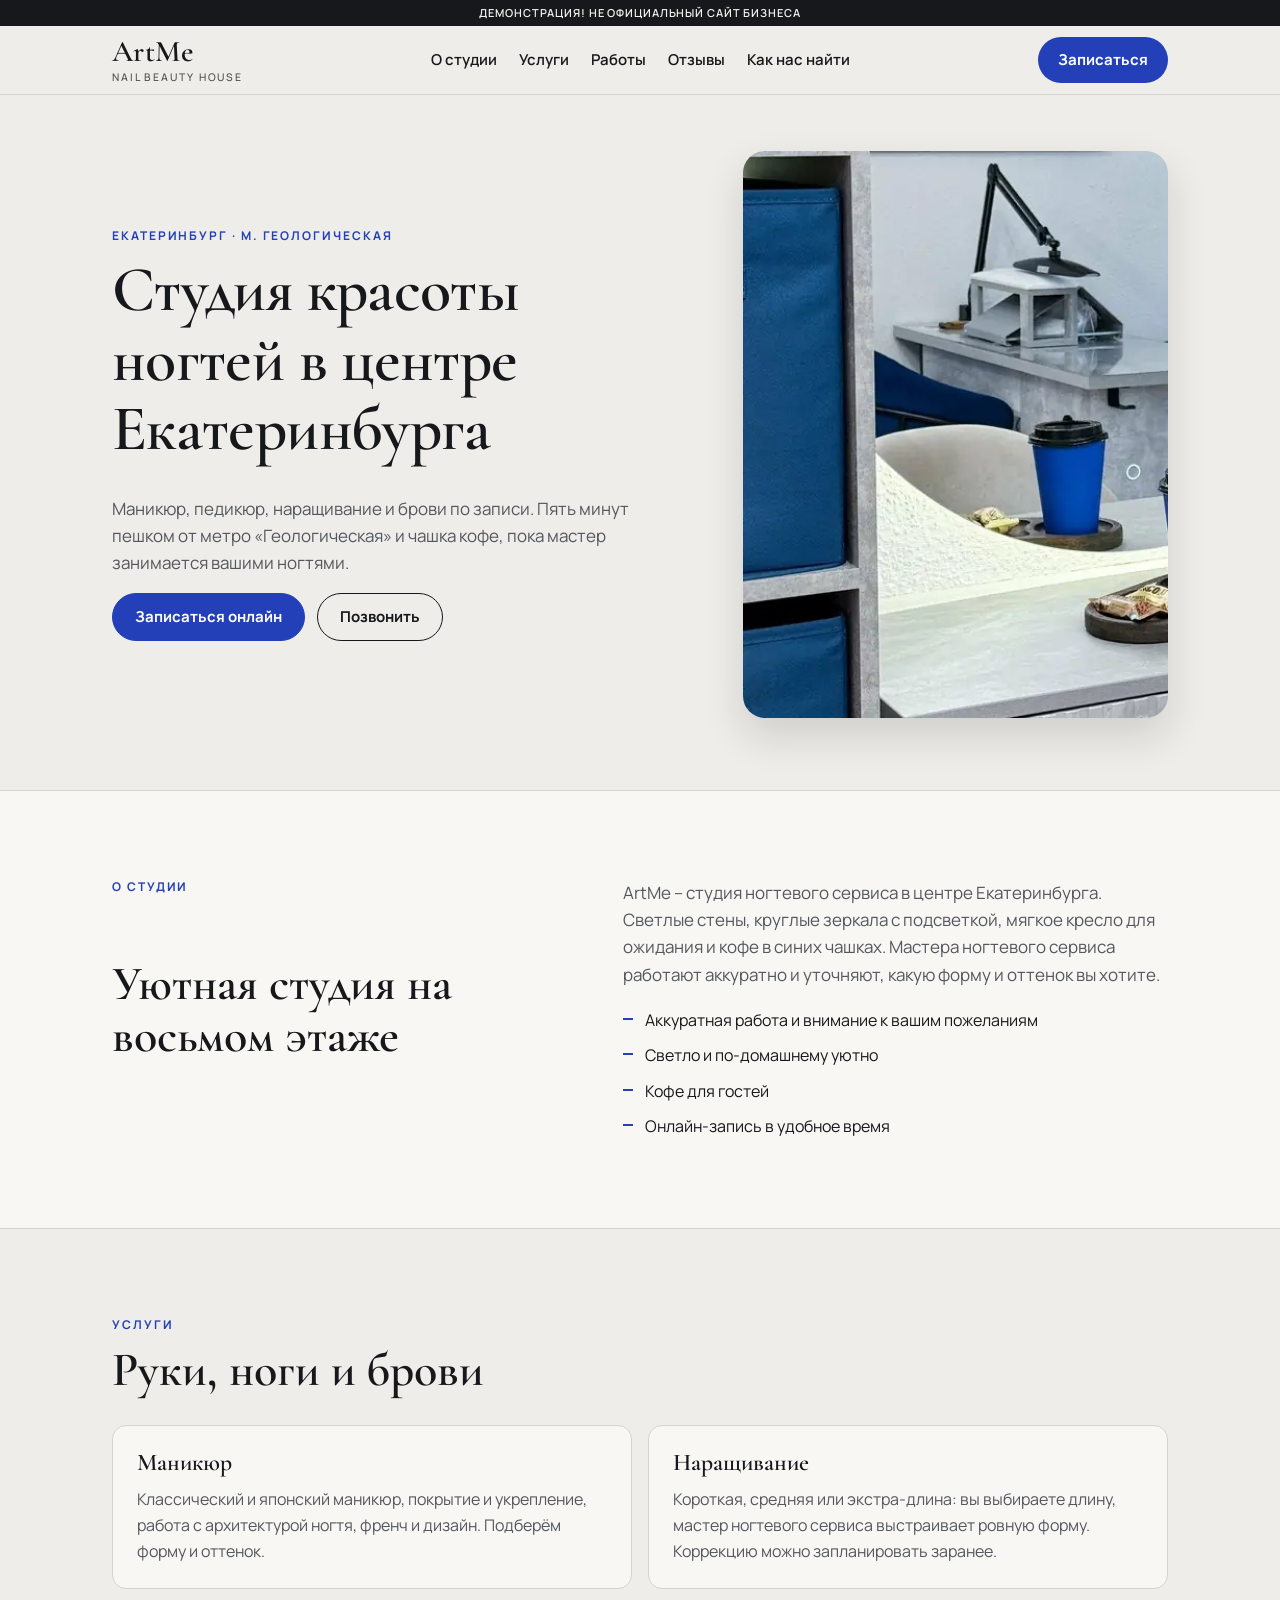
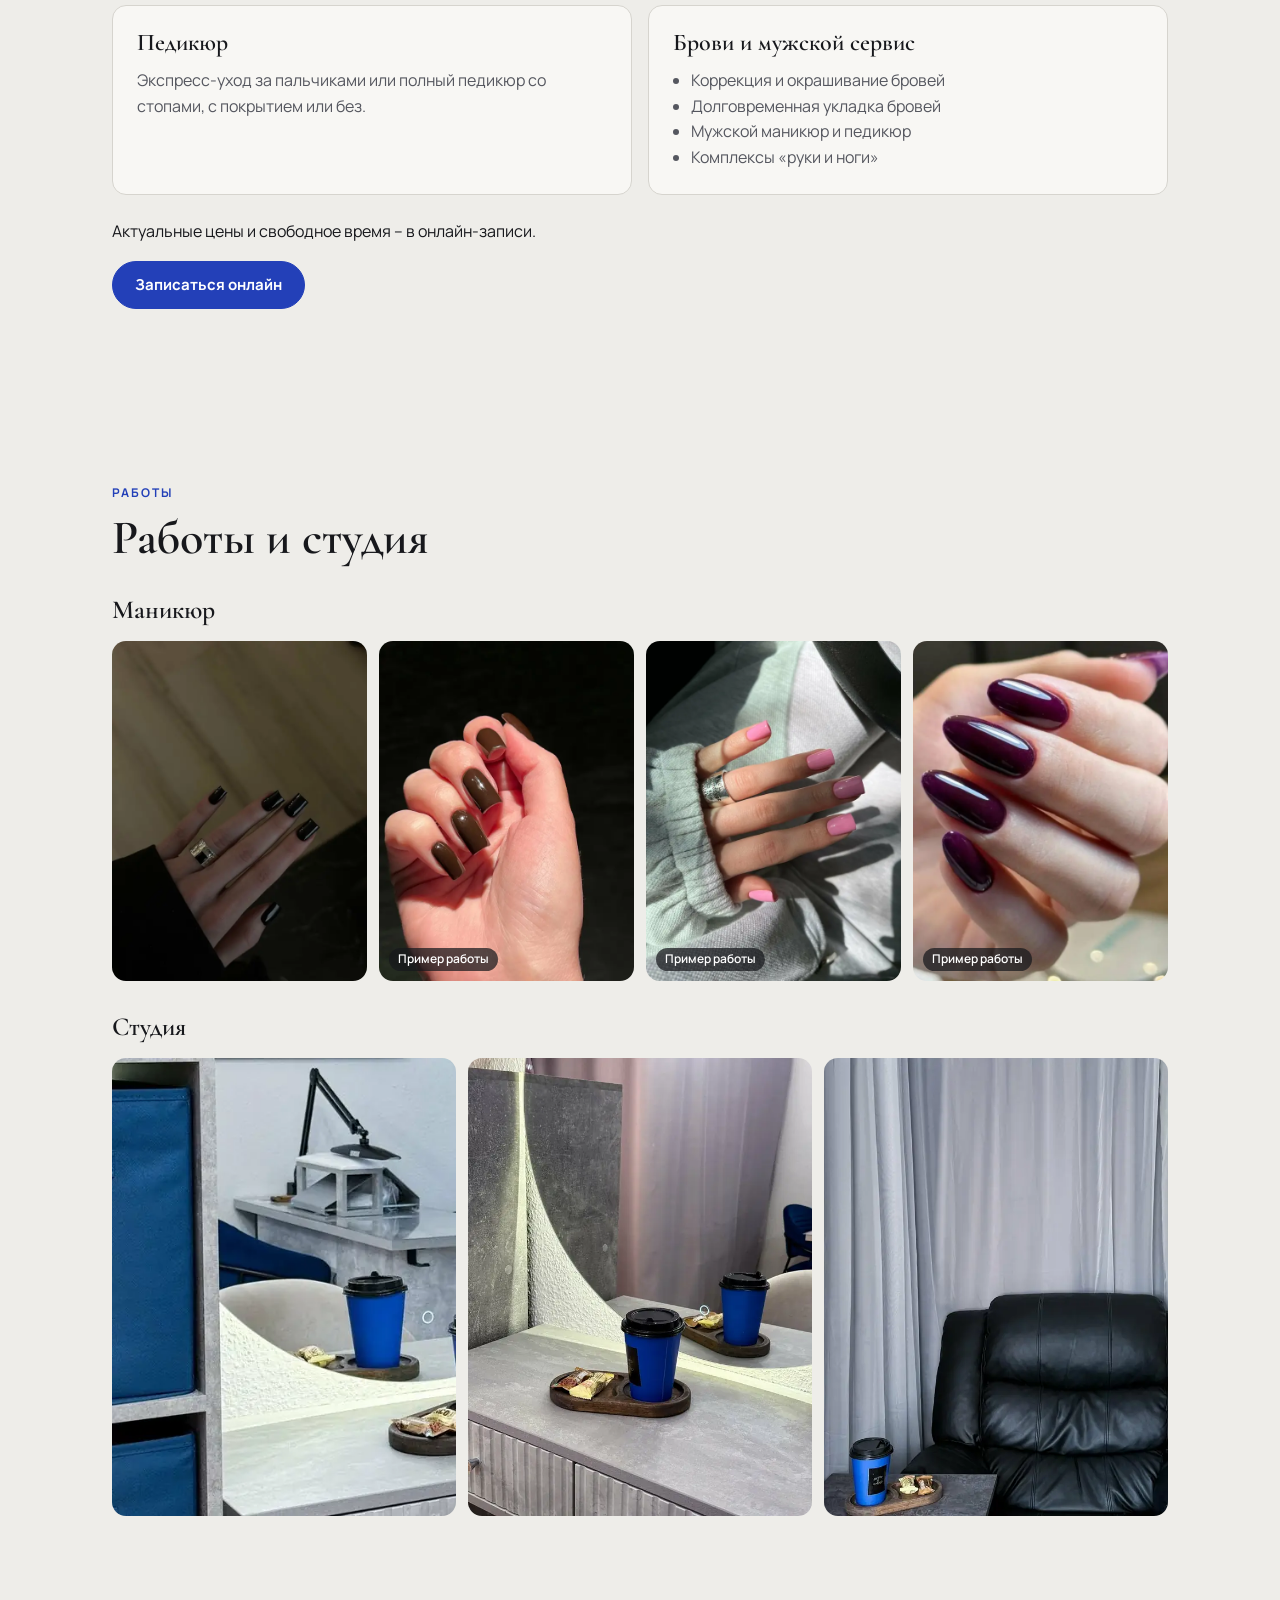
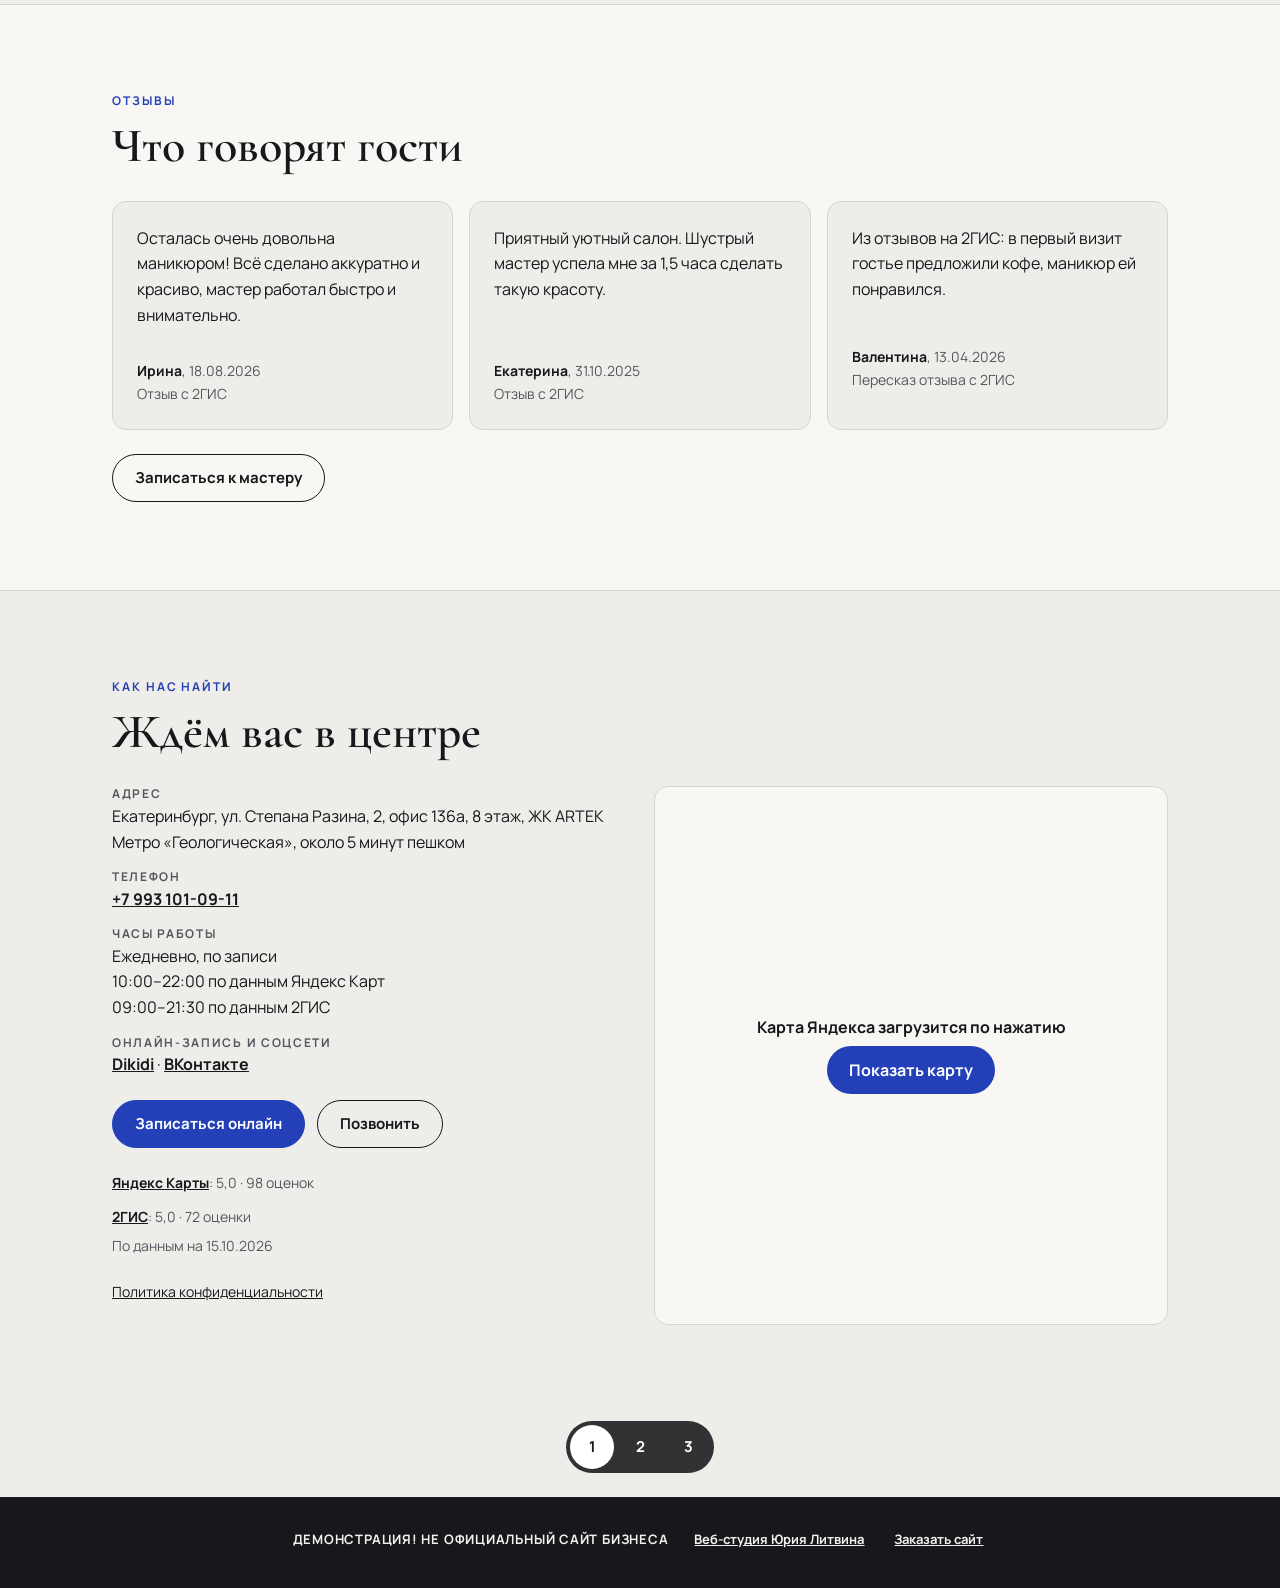
<file: index.html>
<!doctype html>
<html lang="ru">
<head>
<meta charset="utf-8">
<meta name="viewport" content="width=device-width, initial-scale=1.0">
<meta name="robots" content="noindex, nofollow">
<title>ArtMe · студия маникюра и педикюра в центре Екатеринбурга</title>
<meta name="description" content="ArtMe · студия красоты ногтей в центре Екатеринбурга: маникюр, педикюр, наращивание, брови. Улица Степана Разина, 2, у метро «Геологическая». Онлайн-запись.">
<meta name="theme-color" content="#eeede9">

<link rel="icon" sizes="any" href="logos/favicon.ico">
<link rel="icon" type="image/svg+xml" href="logos/icon.svg">
<link rel="icon" type="image/png" sizes="32x32" href="logos/favicon-32x32.png">
<link rel="apple-touch-icon" sizes="180x180" href="logos/apple-touch-icon.png">
<link rel="preload" href="fonts/manrope.woff2" as="font" type="font/woff2" crossorigin>
<link rel="preload" href="fonts/cormorant.woff2" as="font" type="font/woff2" crossorigin>
<link rel="stylesheet" href="css/fonts.css">
<link rel="stylesheet" href="css/styles.css">
<link rel="stylesheet" href="css/v1.css">
</head>
<body class="v1">
<a class="skip" href="#main">К содержанию</a>
<div class="chrome" id="chrome">
<p class="demo-strip">ДЕМОНСТРАЦИЯ! НЕ ОФИЦИАЛЬНЫЙ САЙТ БИЗНЕСА</p>
<header class="hdr"><div class="wrap hdr__in">
<a class="logo" href="./" aria-label="ArtMe, на главную"><span class="logo__name">ArtMe</span><span class="logo__tag">nail beauty house</span></a>
<nav class="nav" aria-label="Разделы"><a href="#about">О студии</a><a href="#services">Услуги</a><a href="#works">Работы</a><a href="#reviews">Отзывы</a><a href="#contacts">Как нас найти</a></nav>
<a class="pill" href="https://dikidi.net/2102899" target="_blank" rel="noopener">Записаться</a>
<button class="burger" type="button" aria-expanded="false" aria-controls="menu" aria-label="Открыть меню"><span></span></button>
</div></header>
<div class="menu" id="menu" hidden>
<nav class="wrap menu__nav" aria-label="Меню"><a href="#about">О студии</a><a href="#services">Услуги</a><a href="#works">Работы</a><a href="#reviews">Отзывы</a><a href="#contacts">Как нас найти</a></nav>
<div class="wrap menu__info"><p>ул. Степана Разина, 2, офис 136а, 8 этаж<br><a href="tel:+79931010911">+7 993 101-09-11</a></p></div>
</div>
</div>
<main id="main">
<section class="hero1" aria-labelledby="h1"><div class="wrap hero1__in">
<div class="hero1__text">
<p class="eyebrow">Екатеринбург · м. Геологическая</p>
<h1 id="h1">Студия красоты ногтей в центре Екатеринбурга</h1>
<p class="lead">Маникюр, педикюр, наращивание и брови по записи. Пять минут пешком от метро «Геологическая» и чашка кофе, пока мастер занимается вашими ногтями.</p>
<div class="btns"><a class="btn btn--acc" href="https://dikidi.net/2102899" target="_blank" rel="noopener">Записаться онлайн</a><a class="btn" href="tel:+79931010911">Позвонить</a></div>
</div>
<figure class="hero1__pic"><picture><source srcset="img/interior-01.webp" type="image/webp"><img src="img/interior-01.jpg" width="408" height="544" alt="Рабочее место мастера и кофе для гостей в отражении зеркала с подсветкой" fetchpriority="high" decoding="async"></picture></figure>
</div></section>
<section class="about" aria-labelledby="about"><div class="wrap about__in" data-reveal>
<p class="eyebrow r">О студии</p>
<h2 id="about">Уютная студия на восьмом этаже</h2>
<div class="r about__text"><p class="lead">ArtMe – студия ногтевого сервиса в центре Екатеринбурга. Светлые стены, круглые зеркала с подсветкой, мягкое кресло для ожидания и кофе в синих чашках. Мастера ногтевого сервиса работают аккуратно и уточняют, какую форму и оттенок вы хотите.</p>
<ul class="bullets"><li>Аккуратная работа и внимание к вашим пожеланиям</li><li>Светло и по-домашнему уютно</li><li>Кофе для гостей</li><li>Онлайн-запись в удобное время</li></ul></div>
</div></section>
<section class="services" aria-labelledby="services"><div class="wrap">
<p class="eyebrow">Услуги</p>
<h2 id="services">Руки, ноги и брови</h2>
<div class="svc" data-reveal>
<article class="svc__card r"><h3>Маникюр</h3><p>Классический и японский маникюр, покрытие и укрепление, работа с архитектурой ногтя, френч и дизайн. Подберём форму и оттенок.</p></article>
<article class="svc__card r"><h3>Наращивание</h3><p>Короткая, средняя или экстра-длина: вы выбираете длину, мастер ногтевого сервиса выстраивает ровную форму. Коррекцию можно запланировать заранее.</p></article>
<article class="svc__card r"><h3>Педикюр</h3><p>Экспресс-уход за пальчиками или полный педикюр со стопами, с покрытием или без.</p></article>
<article class="svc__card r"><h3>Брови и мужской сервис</h3><ul class="svc__list"><li>Коррекция и окрашивание бровей</li><li>Долговременная укладка бровей</li><li>Мужской маникюр и педикюр</li><li>Комплексы «руки и ноги»</li></ul></article>
</div>
<div class="svc__note"><p>Актуальные цены и свободное время – в онлайн-записи.</p><a class="btn btn--acc" href="https://dikidi.net/2102899" target="_blank" rel="noopener">Записаться онлайн</a></div>
</div></section>
<section class="works" aria-labelledby="works"><div class="wrap">
<p class="eyebrow">Работы</p>
<h2 id="works">Работы и студия</h2>
<h3 class="subh">Маникюр</h3><div class="gal gal--works" data-reveal><figure class="gal__item r"><picture><source srcset="img/work-01.webp" type="image/webp"><img src="img/work-01.jpg" width="600" height="800" alt="Короткий квадрат, чёрный глянцевый гель-лак" loading="lazy" decoding="async"></picture></figure><figure class="gal__item r"><picture><source srcset="img/work-03.webp" type="image/webp"><img src="img/work-03.jpg" width="600" height="800" alt="Квадрат средней длины, шоколадный глянец" loading="lazy" decoding="async"></picture><figcaption class="ex">Пример работы</figcaption></figure><figure class="gal__item r"><picture><source srcset="img/work-04.webp" type="image/webp"><img src="img/work-04.jpg" width="600" height="800" alt="Короткий квадрат, розовое покрытие с лиловым акцентом" loading="lazy" decoding="async"></picture><figcaption class="ex">Пример работы</figcaption></figure><figure class="gal__item r"><picture><source srcset="img/work-02.webp" type="image/webp"><img src="img/work-02.jpg" width="600" height="800" alt="Миндаль, сливовый глянец" loading="lazy" decoding="async"></picture><figcaption class="ex">Пример работы</figcaption></figure></div><h3 class="subh">Студия</h3><div class="gal gal--rooms" data-reveal><figure class="gal__item r"><picture><source srcset="img/interior-01.webp" type="image/webp"><img src="img/interior-01.jpg" width="408" height="544" alt="Рабочее место мастера и кофе для гостей в отражении зеркала с подсветкой" loading="lazy" decoding="async"></picture></figure><figure class="gal__item r"><picture><source srcset="img/interior-02.webp" type="image/webp"><img src="img/interior-02.jpg" width="600" height="800" alt="Синий стакан кофе и сладости на деревянном подносе у зеркала" loading="lazy" decoding="async"></picture></figure><figure class="gal__item r"><picture><source srcset="img/interior-03.webp" type="image/webp"><img src="img/interior-03.jpg" width="600" height="800" alt="Кожаное кресло для ожидания и столик с кофе" loading="lazy" decoding="async"></picture></figure></div>
</div></section>
<section class="reviews" aria-labelledby="reviews"><div class="wrap">
<p class="eyebrow">Отзывы</p>
<h2 id="reviews">Что говорят гости</h2>
<div class="rev" data-reveal>
<figure class="rev__card r"><blockquote><p>Осталась очень довольна маникюром! Всё сделано аккуратно и красиво, мастер работал быстро и внимательно.</p></blockquote><figcaption class="rev__sign"><b>Ирина</b>, 18.08.2026<br>Отзыв с 2ГИС</figcaption></figure>
<figure class="rev__card r"><blockquote><p>Приятный уютный салон. Шустрый мастер успела мне за 1,5 часа сделать такую красоту.</p></blockquote><figcaption class="rev__sign"><b>Екатерина</b>, 31.10.2025<br>Отзыв с 2ГИС</figcaption></figure>
<div class="rev__card r"><p class="rev__para">Из отзывов на 2ГИС: в первый визит гостье предложили кофе, маникюр ей понравился.</p><p class="rev__sign"><b>Валентина</b>, 13.04.2026<br>Пересказ отзыва с 2ГИС</p></div>
</div>
<p class="rev__cta"><a class="btn" href="https://dikidi.net/2102899" target="_blank" rel="noopener">Записаться к мастеру</a></p>
</div></section>
<section class="contacts-s" aria-labelledby="contacts"><div class="wrap">
<p class="eyebrow">Как нас найти</p>
<h2 id="contacts">Ждём вас в центре</h2>
<div class="contacts">
<div class="contacts__col">
<dl>
<div><dt>Адрес</dt><dd>Екатеринбург, ул. Степана Разина, 2, офис 136а, 8 этаж, ЖК ARTEK<br>Метро «Геологическая», около 5 минут пешком</dd></div>
<div><dt>Телефон</dt><dd><a href="tel:+79931010911">+7 993 101-09-11</a></dd></div>
<div><dt>Часы работы</dt><dd>Ежедневно, по записи<br>10:00–22:00 по данным Яндекс Карт<br>09:00–21:30 по данным 2ГИС</dd></div>
<div><dt>Онлайн-запись и соцсети</dt><dd><a href="https://dikidi.net/2102899" target="_blank" rel="noopener">Dikidi</a> · <a href="https://vk.ru/20nailz" target="_blank" rel="noopener">ВКонтакте</a></dd></div>
</dl>
<div class="btns" style="margin-top:22px"><a class="btn btn--acc" href="https://dikidi.net/2102899" target="_blank" rel="noopener">Записаться онлайн</a><a class="btn" href="tel:+79931010911">Позвонить</a></div>
<div class="rating"><p><a href="https://yandex.ru/maps/org/artme/223966017626/" target="_blank" rel="noopener">Яндекс Карты</a>: 5,0 · 98 оценок</p><p><a href="https://2gis.ru/ekaterinburg/firm/70000001083920875" target="_blank" rel="noopener">2ГИС</a>: 5,0 · 72 оценки</p><p>По данным на 15.10.2026</p></div>
<p class="privacy-link"><a href="privacy/">Политика конфиденциальности</a></p>
</div>
<div class="map" data-map="https://yandex.ru/map-widget/v1/?oid=223966017626&ol=biz&z=17"><button class="map__btn" type="button">Карта Яндекса загрузится по нажатию<span>Показать карту</span></button></div>
</div>
</div></section>
</main>
<nav class="switch" aria-label="Варианты демо"><a href="./" aria-current="page" aria-label="Вариант 1">1</a><a href="v2/" aria-label="Вариант 2">2</a><a href="v3/" aria-label="Вариант 3">3</a></nav>
<footer class="footer"><div class="wrap"><p class="footer__row"><span class="footer__demo">ДЕМОНСТРАЦИЯ! НЕ ОФИЦИАЛЬНЫЙ САЙТ БИЗНЕСА</span><a href="https://litviniuv.ru/webstudio/">Веб-студия Юрия Литвина</a><a href="https://litviniuv.ru/webstudio/order/?c=h5xx">Заказать сайт</a></p></div></footer>
<script src="js/main.js" defer></script>
</body>
</html>
</file>
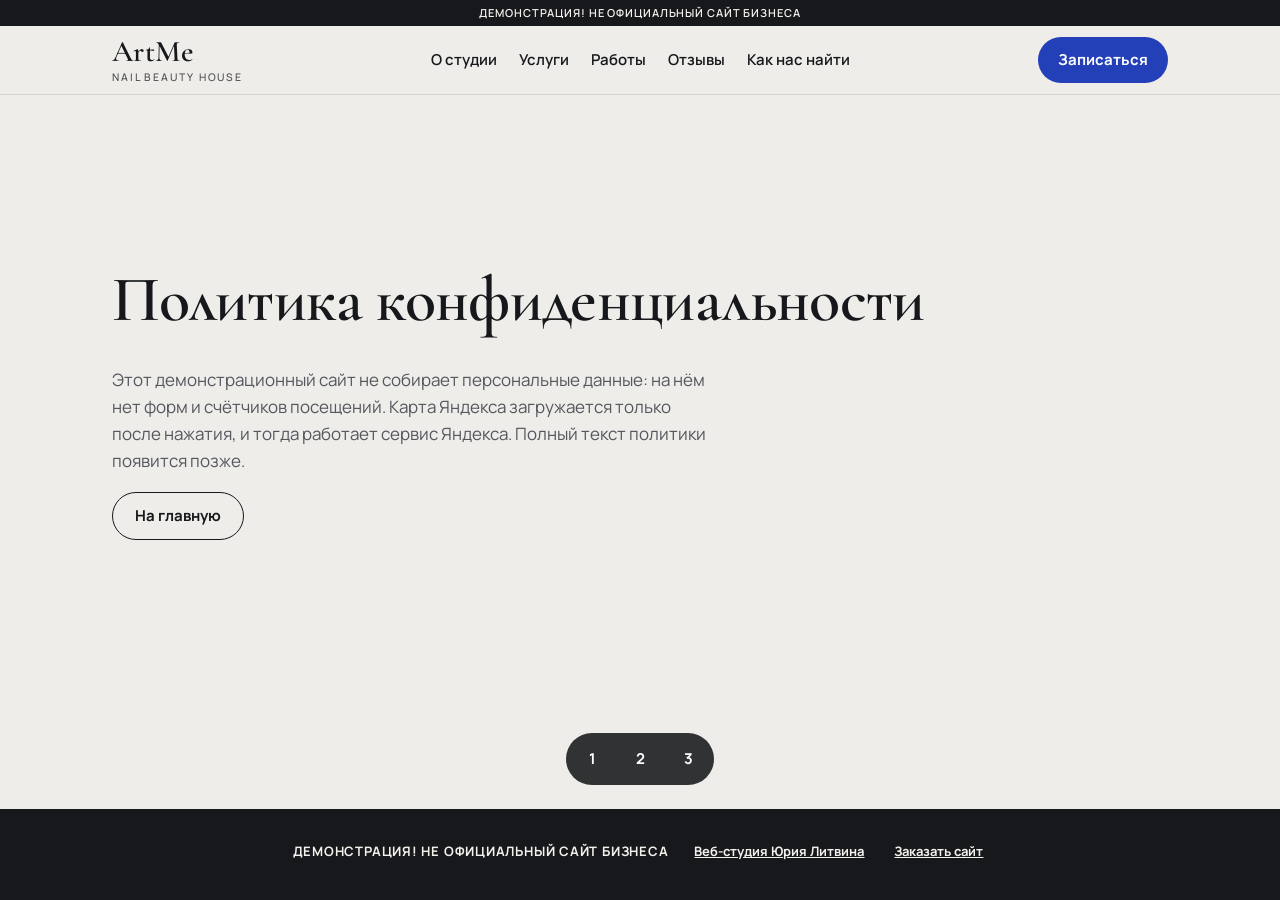
<file: privacy/index.html>
<!doctype html>
<html lang="ru">
<head>
<meta charset="utf-8">
<meta name="viewport" content="width=device-width, initial-scale=1.0">
<meta name="robots" content="noindex, nofollow">
<title>Политика конфиденциальности · ArtMe</title>
<meta name="description" content="ArtMe · студия красоты ногтей в Екатеринбурге.">
<meta name="theme-color" content="#eeede9">

<link rel="icon" sizes="any" href="../logos/favicon.ico">
<link rel="icon" type="image/svg+xml" href="../logos/icon.svg">
<link rel="icon" type="image/png" sizes="32x32" href="../logos/favicon-32x32.png">
<link rel="apple-touch-icon" sizes="180x180" href="../logos/apple-touch-icon.png">
<link rel="preload" href="../fonts/manrope.woff2" as="font" type="font/woff2" crossorigin>
<link rel="preload" href="../fonts/cormorant.woff2" as="font" type="font/woff2" crossorigin>
<link rel="stylesheet" href="../css/fonts.css">
<link rel="stylesheet" href="../css/styles.css">
<link rel="stylesheet" href="../css/v1.css">
</head>
<body class="v1 util">
<a class="skip" href="#main">К содержанию</a>
<div class="chrome" id="chrome">
<p class="demo-strip">ДЕМОНСТРАЦИЯ! НЕ ОФИЦИАЛЬНЫЙ САЙТ БИЗНЕСА</p>
<header class="hdr"><div class="wrap hdr__in">
<a class="logo" href="../" aria-label="ArtMe, на главную"><span class="logo__name">ArtMe</span><span class="logo__tag">nail beauty house</span></a>
<nav class="nav" aria-label="Разделы"><a href="../#about">О студии</a><a href="../#services">Услуги</a><a href="../#works">Работы</a><a href="../#reviews">Отзывы</a><a href="../#contacts">Как нас найти</a></nav>
<a class="pill" href="https://dikidi.net/2102899" target="_blank" rel="noopener">Записаться</a>
<button class="burger" type="button" aria-expanded="false" aria-controls="menu" aria-label="Открыть меню"><span></span></button>
</div></header>
<div class="menu" id="menu" hidden>
<nav class="wrap menu__nav" aria-label="Меню"><a href="../#about">О студии</a><a href="../#services">Услуги</a><a href="../#works">Работы</a><a href="../#reviews">Отзывы</a><a href="../#contacts">Как нас найти</a></nav>
<div class="wrap menu__info"><p>ул. Степана Разина, 2, офис 136а, 8 этаж<br><a href="tel:+79931010911">+7 993 101-09-11</a></p></div>
</div>
</div>
<main id="main"><div class="wrap"><h1>Политика конфиденциальности</h1><p class="lead">Этот демонстрационный сайт не собирает персональные данные: на нём нет форм и счётчиков посещений. Карта Яндекса загружается только после нажатия, и тогда работает сервис Яндекса. Полный текст политики появится позже.</p><p><a class="btn" href="../">На главную</a></p></div></main>
<nav class="switch" aria-label="Варианты демо"><a href="../" aria-label="Вариант 1">1</a><a href="../v2/" aria-label="Вариант 2">2</a><a href="../v3/" aria-label="Вариант 3">3</a></nav>
<footer class="footer"><div class="wrap"><p class="footer__row"><span class="footer__demo">ДЕМОНСТРАЦИЯ! НЕ ОФИЦИАЛЬНЫЙ САЙТ БИЗНЕСА</span><a href="https://litviniuv.ru/webstudio/">Веб-студия Юрия Литвина</a><a href="https://litviniuv.ru/webstudio/order/?c=h5xx">Заказать сайт</a></p></div></footer>
<script src="../js/main.js" defer></script>
</body>
</html>
</file>
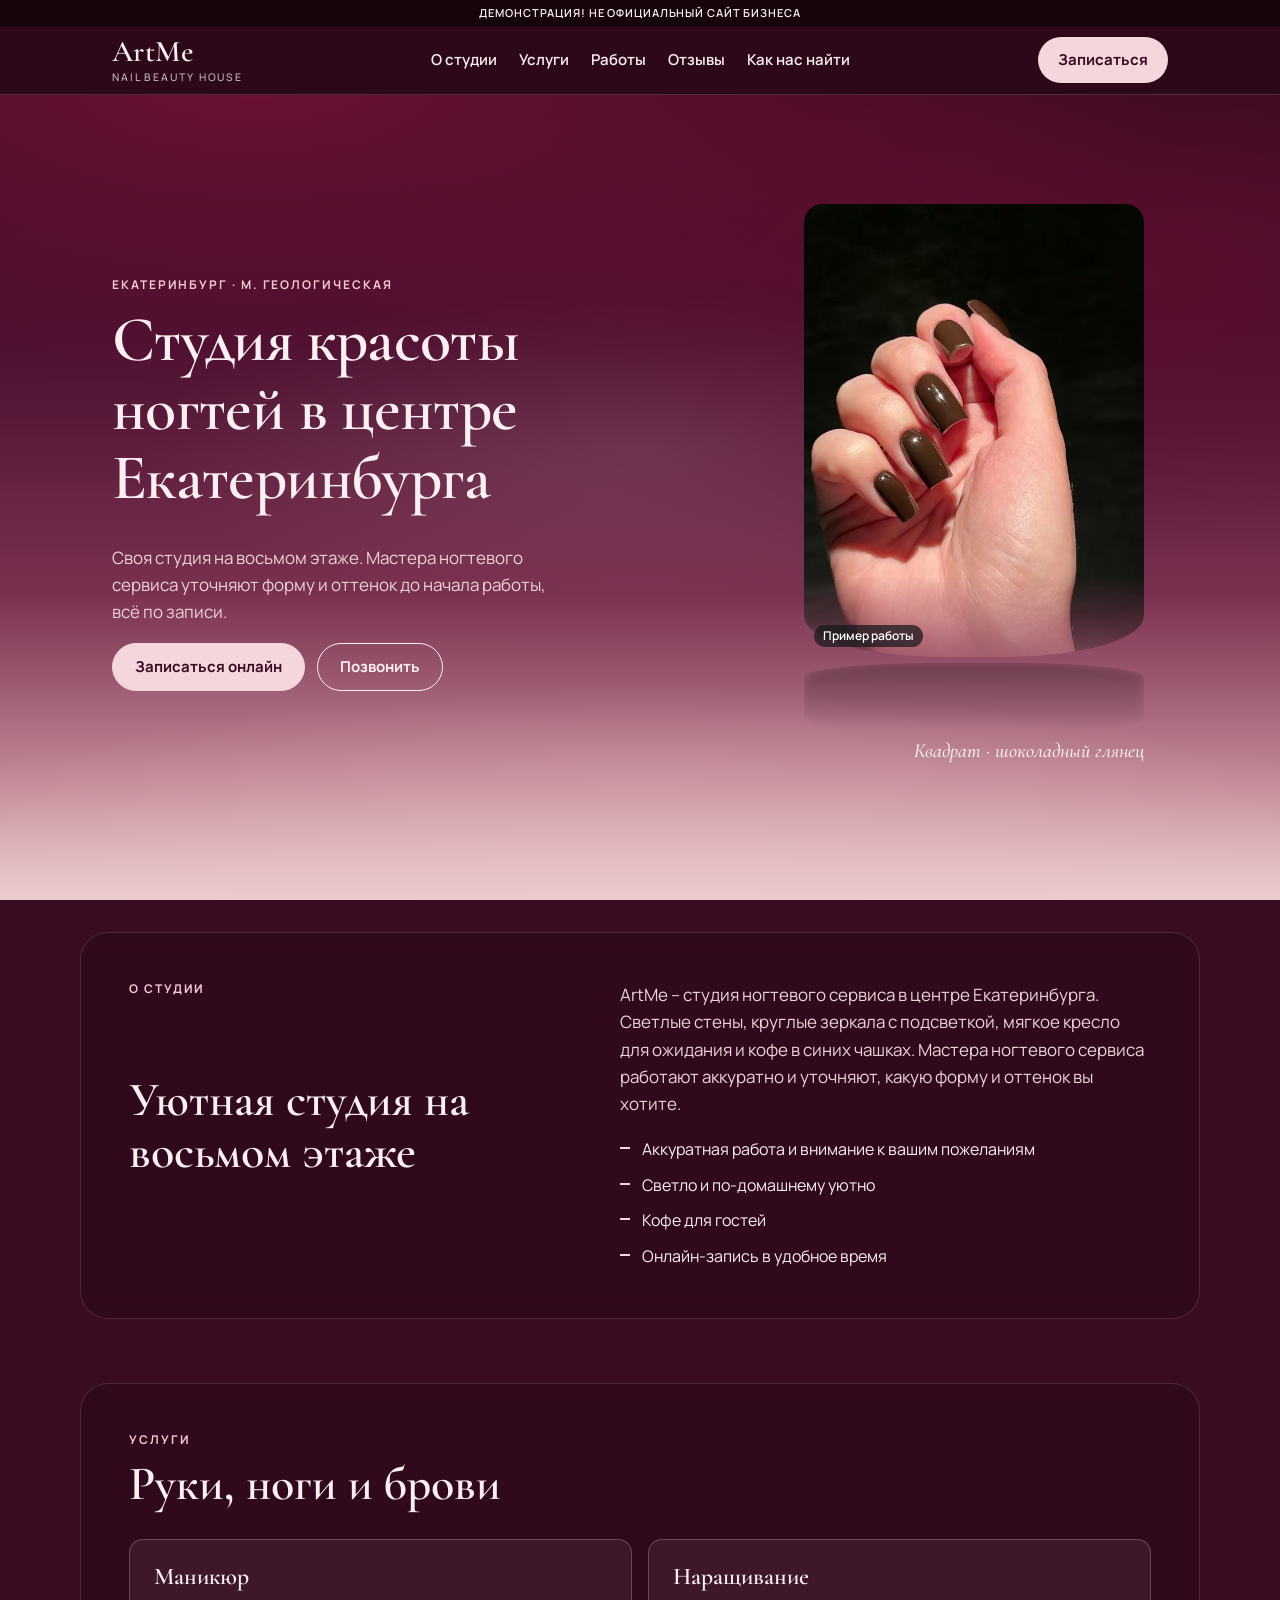
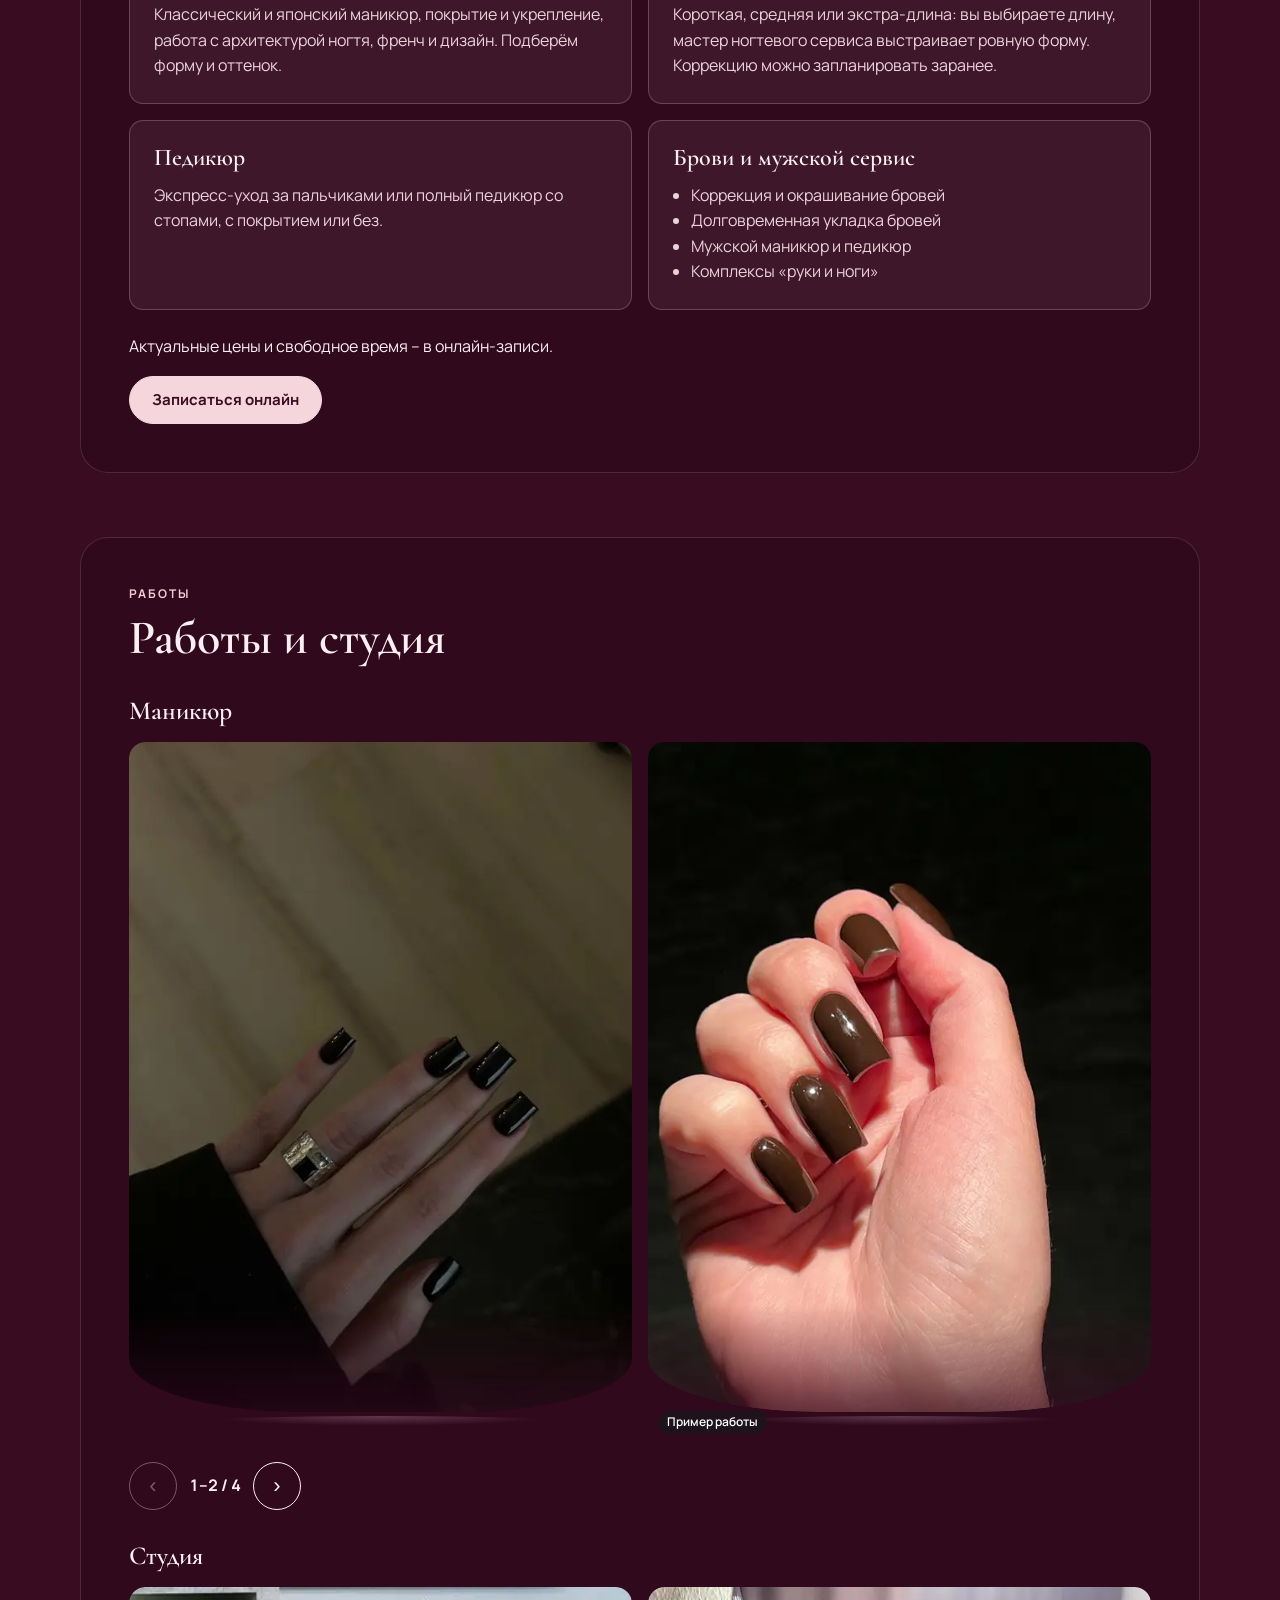
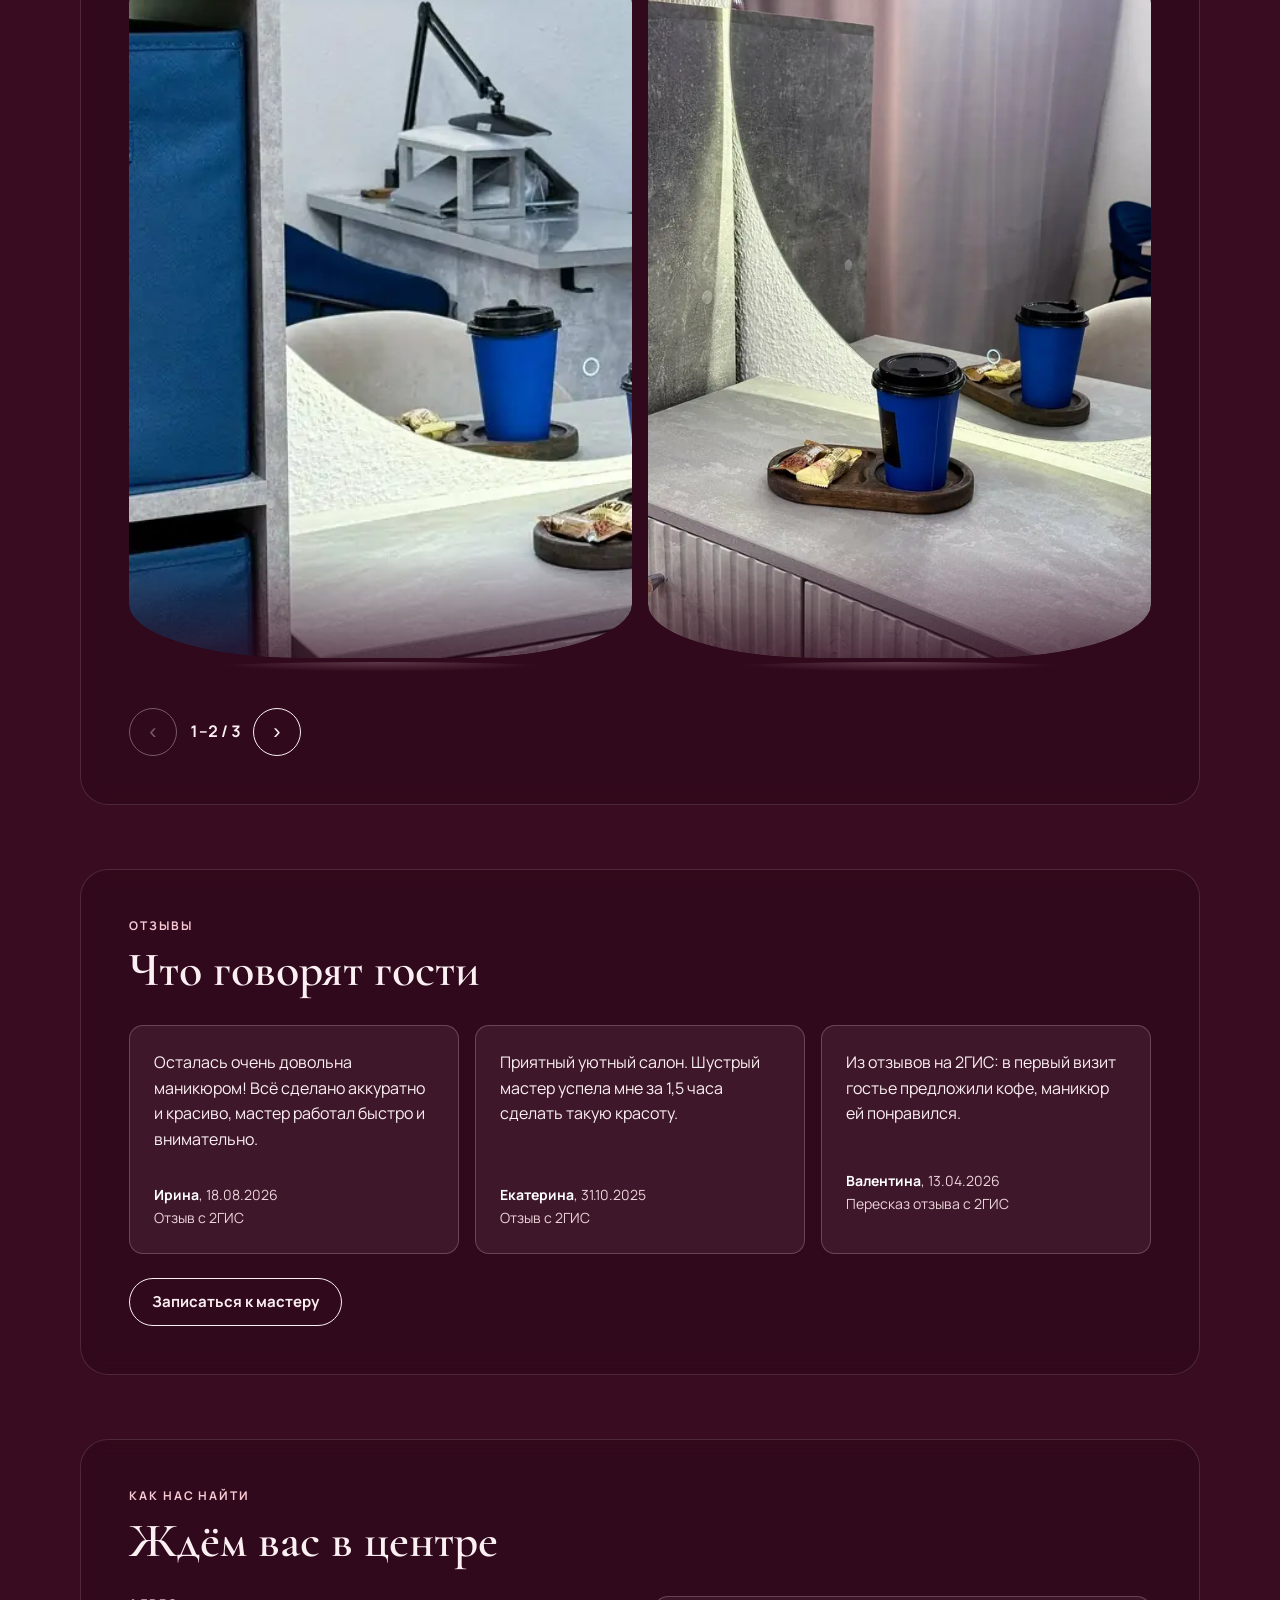
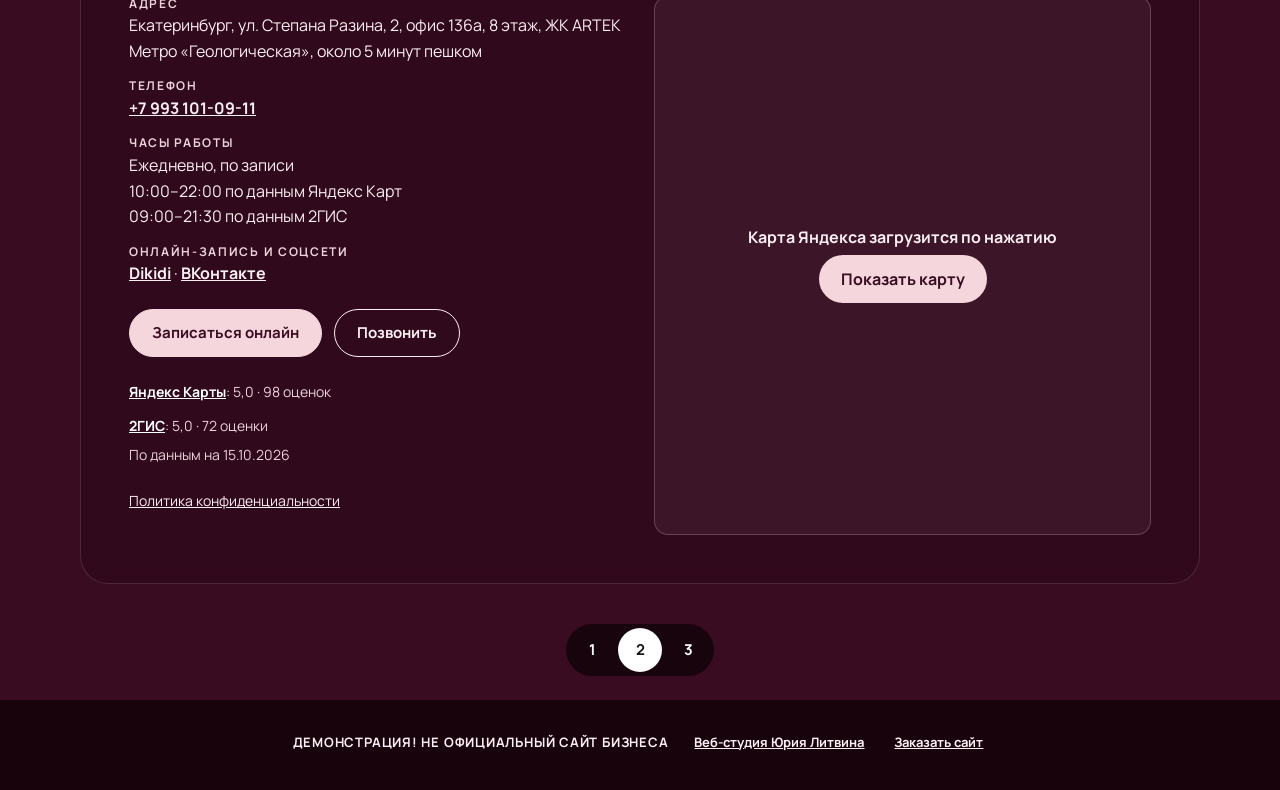
<file: v2/index.html>
<!doctype html>
<html lang="ru">
<head>
<meta charset="utf-8">
<meta name="viewport" content="width=device-width, initial-scale=1.0">
<meta name="robots" content="noindex, nofollow">
<title>ArtMe · студия маникюра и педикюра в центре Екатеринбурга</title>
<meta name="description" content="ArtMe · студия красоты ногтей в центре Екатеринбурга: маникюр, педикюр, наращивание, брови. Улица Степана Разина, 2, у метро «Геологическая». Онлайн-запись.">
<meta name="theme-color" content="#3a0c22">

<link rel="icon" sizes="any" href="../logos/favicon.ico">
<link rel="icon" type="image/svg+xml" href="../logos/icon.svg">
<link rel="icon" type="image/png" sizes="32x32" href="../logos/favicon-32x32.png">
<link rel="apple-touch-icon" sizes="180x180" href="../logos/apple-touch-icon.png">
<link rel="preload" href="../fonts/manrope.woff2" as="font" type="font/woff2" crossorigin>
<link rel="preload" href="../fonts/cormorant.woff2" as="font" type="font/woff2" crossorigin>
<link rel="stylesheet" href="../css/fonts.css">
<link rel="stylesheet" href="../css/styles.css">
<link rel="stylesheet" href="../css/v2.css">
</head>
<body class="v2">
<div class="lacquer" aria-hidden="true"></div><a class="skip" href="#main">К содержанию</a>
<div class="chrome" id="chrome">
<p class="demo-strip">ДЕМОНСТРАЦИЯ! НЕ ОФИЦИАЛЬНЫЙ САЙТ БИЗНЕСА</p>
<header class="hdr"><div class="wrap hdr__in">
<a class="logo" href="./" aria-label="ArtMe, на главную"><span class="logo__name">ArtMe</span><span class="logo__tag">nail beauty house</span></a>
<nav class="nav" aria-label="Разделы"><a href="#about">О студии</a><a href="#services">Услуги</a><a href="#works">Работы</a><a href="#reviews">Отзывы</a><a href="#contacts">Как нас найти</a></nav>
<a class="pill" href="https://dikidi.net/2102899" target="_blank" rel="noopener">Записаться</a>
<button class="burger" type="button" aria-expanded="false" aria-controls="menu" aria-label="Открыть меню"><span></span></button>
</div></header>
<div class="menu" id="menu" hidden>
<nav class="wrap menu__nav" aria-label="Меню"><a href="#about">О студии</a><a href="#services">Услуги</a><a href="#works">Работы</a><a href="#reviews">Отзывы</a><a href="#contacts">Как нас найти</a></nav>
<div class="wrap menu__info"><p>ул. Степана Разина, 2, офис 136а, 8 этаж<br><a href="tel:+79931010911">+7 993 101-09-11</a></p></div>
</div>
</div>
<main id="main">
<section class="hero2" aria-labelledby="h1"><div class="wrap hero2__in">
<div class="hero2__text">
<p class="eyebrow">Екатеринбург · м. Геологическая</p>
<h1 id="h1">Студия красоты ногтей в центре Екатеринбурга</h1>
<p class="hero2__line">Своя студия на восьмом этаже. Мастера ногтевого сервиса уточняют форму и оттенок до начала работы, всё по записи.</p>
<div class="btns"><a class="btn btn--acc" href="https://dikidi.net/2102899" target="_blank" rel="noopener">Записаться онлайн</a><a class="btn btn--ghost" href="tel:+79931010911">Позвонить</a></div>
</div>
<div class="hero2__stage">
<div class="lq-card" id="lqCard"><div class="lq-card__img"><picture><source srcset="../img/work-03.webp" type="image/webp"><img src="../img/work-03.jpg" width="600" height="800" alt="Квадрат средней длины, шоколадный глянец" fetchpriority="high" decoding="async"></picture><span class="lq-card__shine" aria-hidden="true"></span></div><span class="lq-ring" aria-hidden="true"></span><span class="ex">Пример работы</span></div>
<div class="lq-reflect" aria-hidden="true"><img src="../img/work-03.jpg" alt="" width="600" height="800"></div>
<p class="hero2__cap">Квадрат · шоколадный глянец</p>
</div>
</div></section>
<section class="about" aria-labelledby="about"><div class="wrap about__in" data-reveal>
<p class="eyebrow r">О студии</p>
<h2 id="about">Уютная студия на восьмом этаже</h2>
<div class="r about__text"><p class="lead">ArtMe – студия ногтевого сервиса в центре Екатеринбурга. Светлые стены, круглые зеркала с подсветкой, мягкое кресло для ожидания и кофе в синих чашках. Мастера ногтевого сервиса работают аккуратно и уточняют, какую форму и оттенок вы хотите.</p>
<ul class="bullets"><li>Аккуратная работа и внимание к вашим пожеланиям</li><li>Светло и по-домашнему уютно</li><li>Кофе для гостей</li><li>Онлайн-запись в удобное время</li></ul></div>
</div></section>
<section class="services" aria-labelledby="services"><div class="wrap">
<p class="eyebrow">Услуги</p>
<h2 id="services">Руки, ноги и брови</h2>
<div class="svc" data-reveal>
<article class="svc__card r"><h3>Маникюр</h3><p>Классический и японский маникюр, покрытие и укрепление, работа с архитектурой ногтя, френч и дизайн. Подберём форму и оттенок.</p></article>
<article class="svc__card r"><h3>Наращивание</h3><p>Короткая, средняя или экстра-длина: вы выбираете длину, мастер ногтевого сервиса выстраивает ровную форму. Коррекцию можно запланировать заранее.</p></article>
<article class="svc__card r"><h3>Педикюр</h3><p>Экспресс-уход за пальчиками или полный педикюр со стопами, с покрытием или без.</p></article>
<article class="svc__card r"><h3>Брови и мужской сервис</h3><ul class="svc__list"><li>Коррекция и окрашивание бровей</li><li>Долговременная укладка бровей</li><li>Мужской маникюр и педикюр</li><li>Комплексы «руки и ноги»</li></ul></article>
</div>
<div class="svc__note"><p>Актуальные цены и свободное время – в онлайн-записи.</p><a class="btn btn--acc" href="https://dikidi.net/2102899" target="_blank" rel="noopener">Записаться онлайн</a></div>
</div></section>
<section class="works" aria-labelledby="works"><div class="wrap">
<p class="eyebrow">Работы</p>
<h2 id="works">Работы и студия</h2>
<h3 class="subh">Маникюр</h3><div class="car-wrap" data-reveal><div class="car " data-car role="region" aria-roledescription="карусель" aria-label="Работы: маникюр" tabindex="0">
<div class="car__track"><figure class="car__slide" role="group" aria-roledescription="слайд" aria-label="1 из 4"><picture><source srcset="../img/work-01.webp" type="image/webp"><img src="../img/work-01.jpg" width="600" height="800" alt="Короткий квадрат, чёрный глянцевый гель-лак" loading="lazy" decoding="async"></picture></figure><figure class="car__slide" role="group" aria-roledescription="слайд" aria-label="2 из 4"><picture><source srcset="../img/work-03.webp" type="image/webp"><img src="../img/work-03.jpg" width="600" height="800" alt="Квадрат средней длины, шоколадный глянец" loading="lazy" decoding="async"></picture><figcaption class="ex">Пример работы</figcaption></figure><figure class="car__slide" role="group" aria-roledescription="слайд" aria-label="3 из 4"><picture><source srcset="../img/work-04.webp" type="image/webp"><img src="../img/work-04.jpg" width="600" height="800" alt="Короткий квадрат, розовое покрытие с лиловым акцентом" loading="lazy" decoding="async"></picture><figcaption class="ex">Пример работы</figcaption></figure><figure class="car__slide" role="group" aria-roledescription="слайд" aria-label="4 из 4"><picture><source srcset="../img/work-02.webp" type="image/webp"><img src="../img/work-02.jpg" width="600" height="800" alt="Миндаль, сливовый глянец" loading="lazy" decoding="async"></picture><figcaption class="ex">Пример работы</figcaption></figure></div>
<div class="car__ctrl"><button class="car__btn" type="button" data-prev aria-label="Предыдущее фото">&#8249;</button><span class="car__count" aria-live="polite">1 / 4</span><button class="car__btn" type="button" data-next aria-label="Следующее фото">&#8250;</button></div>
</div></div><h3 class="subh">Студия</h3><div class="car-wrap" data-reveal><div class="car " data-car role="region" aria-roledescription="карусель" aria-label="Фото студии" tabindex="0">
<div class="car__track"><figure class="car__slide" role="group" aria-roledescription="слайд" aria-label="1 из 3"><picture><source srcset="../img/interior-01.webp" type="image/webp"><img src="../img/interior-01.jpg" width="408" height="544" alt="Рабочее место мастера и кофе для гостей в отражении зеркала с подсветкой" loading="lazy" decoding="async"></picture></figure><figure class="car__slide" role="group" aria-roledescription="слайд" aria-label="2 из 3"><picture><source srcset="../img/interior-02.webp" type="image/webp"><img src="../img/interior-02.jpg" width="600" height="800" alt="Синий стакан кофе и сладости на деревянном подносе у зеркала" loading="lazy" decoding="async"></picture></figure><figure class="car__slide" role="group" aria-roledescription="слайд" aria-label="3 из 3"><picture><source srcset="../img/interior-03.webp" type="image/webp"><img src="../img/interior-03.jpg" width="600" height="800" alt="Кожаное кресло для ожидания и столик с кофе" loading="lazy" decoding="async"></picture></figure></div>
<div class="car__ctrl"><button class="car__btn" type="button" data-prev aria-label="Предыдущее фото">&#8249;</button><span class="car__count" aria-live="polite">1 / 3</span><button class="car__btn" type="button" data-next aria-label="Следующее фото">&#8250;</button></div>
</div></div>
</div></section>
<section class="reviews" aria-labelledby="reviews"><div class="wrap">
<p class="eyebrow">Отзывы</p>
<h2 id="reviews">Что говорят гости</h2>
<div class="rev" data-reveal>
<figure class="rev__card r"><blockquote><p>Осталась очень довольна маникюром! Всё сделано аккуратно и красиво, мастер работал быстро и внимательно.</p></blockquote><figcaption class="rev__sign"><b>Ирина</b>, 18.08.2026<br>Отзыв с 2ГИС</figcaption></figure>
<figure class="rev__card r"><blockquote><p>Приятный уютный салон. Шустрый мастер успела мне за 1,5 часа сделать такую красоту.</p></blockquote><figcaption class="rev__sign"><b>Екатерина</b>, 31.10.2025<br>Отзыв с 2ГИС</figcaption></figure>
<div class="rev__card r"><p class="rev__para">Из отзывов на 2ГИС: в первый визит гостье предложили кофе, маникюр ей понравился.</p><p class="rev__sign"><b>Валентина</b>, 13.04.2026<br>Пересказ отзыва с 2ГИС</p></div>
</div>
<p class="rev__cta"><a class="btn" href="https://dikidi.net/2102899" target="_blank" rel="noopener">Записаться к мастеру</a></p>
</div></section>
<section class="contacts-s" aria-labelledby="contacts"><div class="wrap">
<p class="eyebrow">Как нас найти</p>
<h2 id="contacts">Ждём вас в центре</h2>
<div class="contacts">
<div class="contacts__col">
<dl>
<div><dt>Адрес</dt><dd>Екатеринбург, ул. Степана Разина, 2, офис 136а, 8 этаж, ЖК ARTEK<br>Метро «Геологическая», около 5 минут пешком</dd></div>
<div><dt>Телефон</dt><dd><a href="tel:+79931010911">+7 993 101-09-11</a></dd></div>
<div><dt>Часы работы</dt><dd>Ежедневно, по записи<br>10:00–22:00 по данным Яндекс Карт<br>09:00–21:30 по данным 2ГИС</dd></div>
<div><dt>Онлайн-запись и соцсети</dt><dd><a href="https://dikidi.net/2102899" target="_blank" rel="noopener">Dikidi</a> · <a href="https://vk.ru/20nailz" target="_blank" rel="noopener">ВКонтакте</a></dd></div>
</dl>
<div class="btns" style="margin-top:22px"><a class="btn btn--acc" href="https://dikidi.net/2102899" target="_blank" rel="noopener">Записаться онлайн</a><a class="btn" href="tel:+79931010911">Позвонить</a></div>
<div class="rating"><p><a href="https://yandex.ru/maps/org/artme/223966017626/" target="_blank" rel="noopener">Яндекс Карты</a>: 5,0 · 98 оценок</p><p><a href="https://2gis.ru/ekaterinburg/firm/70000001083920875" target="_blank" rel="noopener">2ГИС</a>: 5,0 · 72 оценки</p><p>По данным на 15.10.2026</p></div>
<p class="privacy-link"><a href="../privacy/">Политика конфиденциальности</a></p>
</div>
<div class="map" data-map="https://yandex.ru/map-widget/v1/?oid=223966017626&ol=biz&z=17"><button class="map__btn" type="button">Карта Яндекса загрузится по нажатию<span>Показать карту</span></button></div>
</div>
</div></section>
</main>
<nav class="switch" aria-label="Варианты демо"><a href="../" aria-label="Вариант 1">1</a><a href="../v2/" aria-current="page" aria-label="Вариант 2">2</a><a href="../v3/" aria-label="Вариант 3">3</a></nav>
<footer class="footer"><div class="wrap"><p class="footer__row"><span class="footer__demo">ДЕМОНСТРАЦИЯ! НЕ ОФИЦИАЛЬНЫЙ САЙТ БИЗНЕСА</span><a href="https://litviniuv.ru/webstudio/">Веб-студия Юрия Литвина</a><a href="https://litviniuv.ru/webstudio/order/?c=h5xx">Заказать сайт</a></p></div></footer>
<script src="../js/main.js" defer></script>
<script src="../js/v2.js" defer></script>
</body>
</html>
</file>
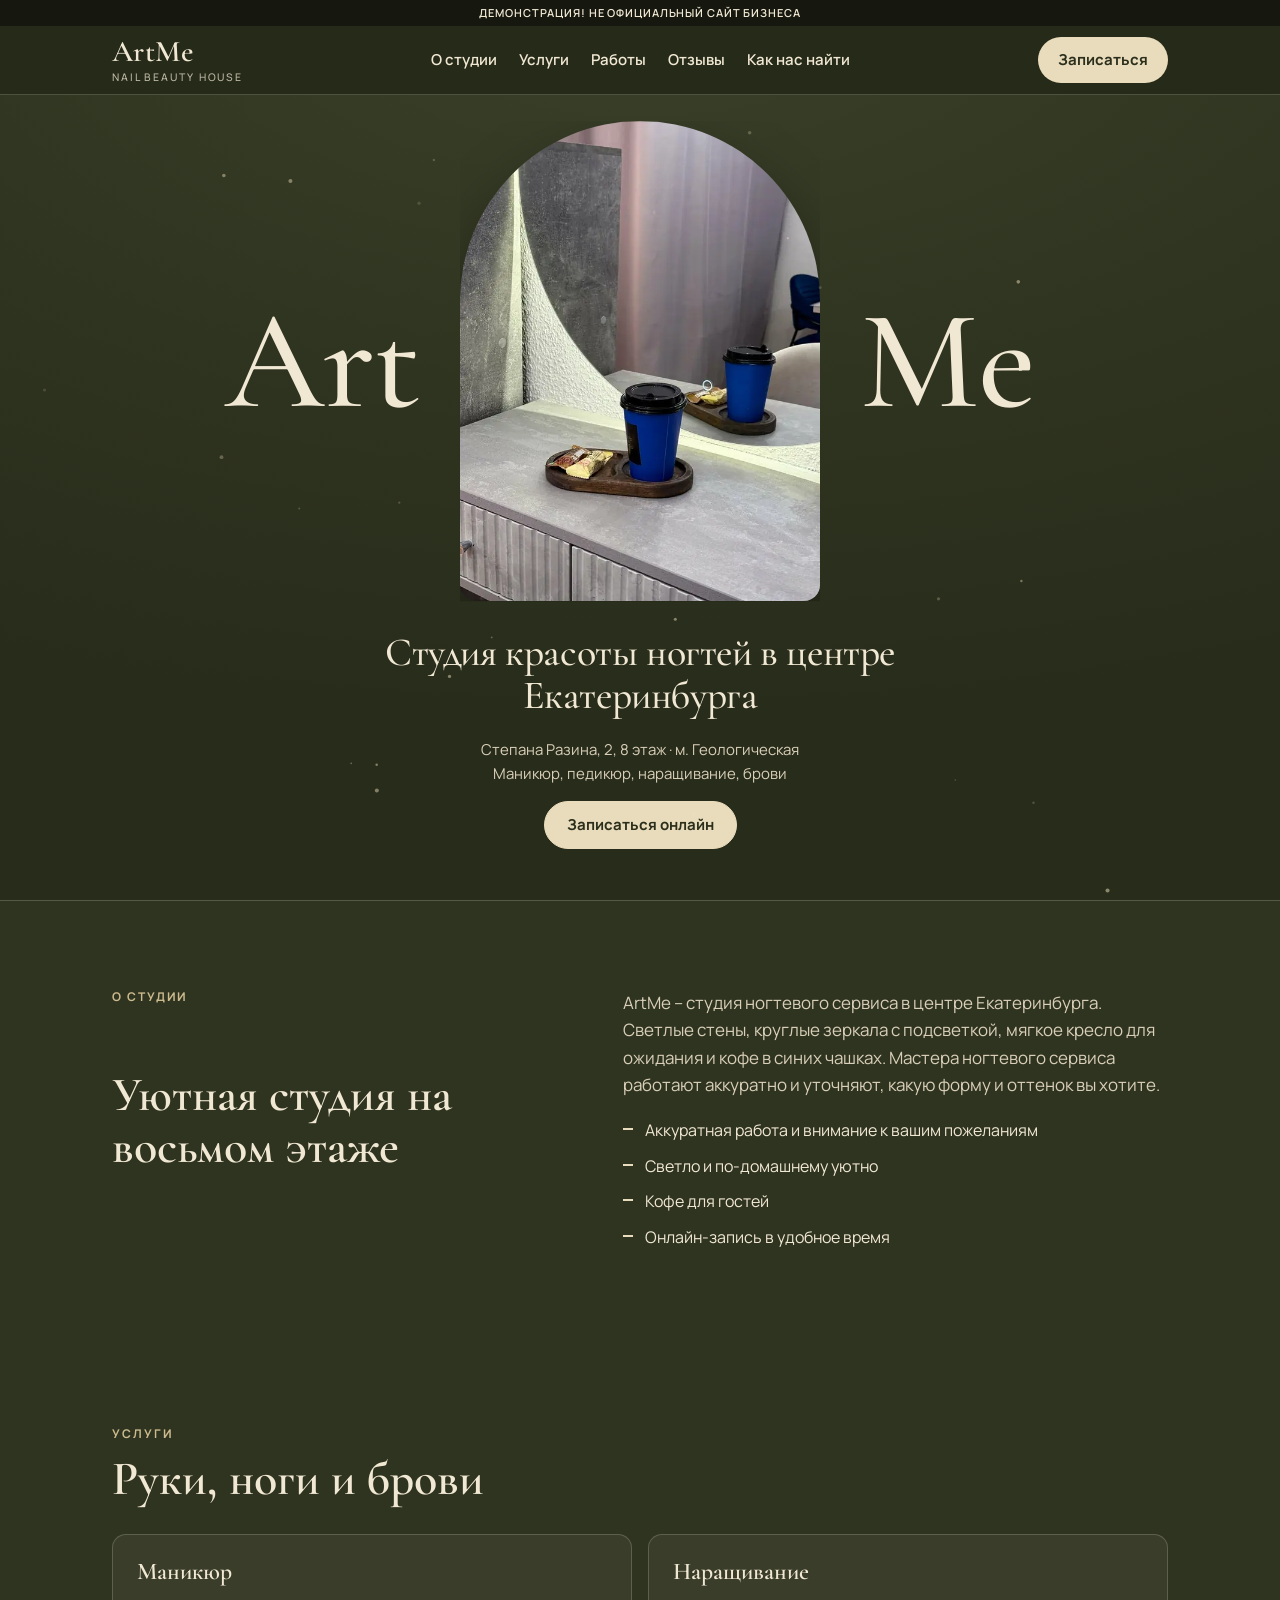
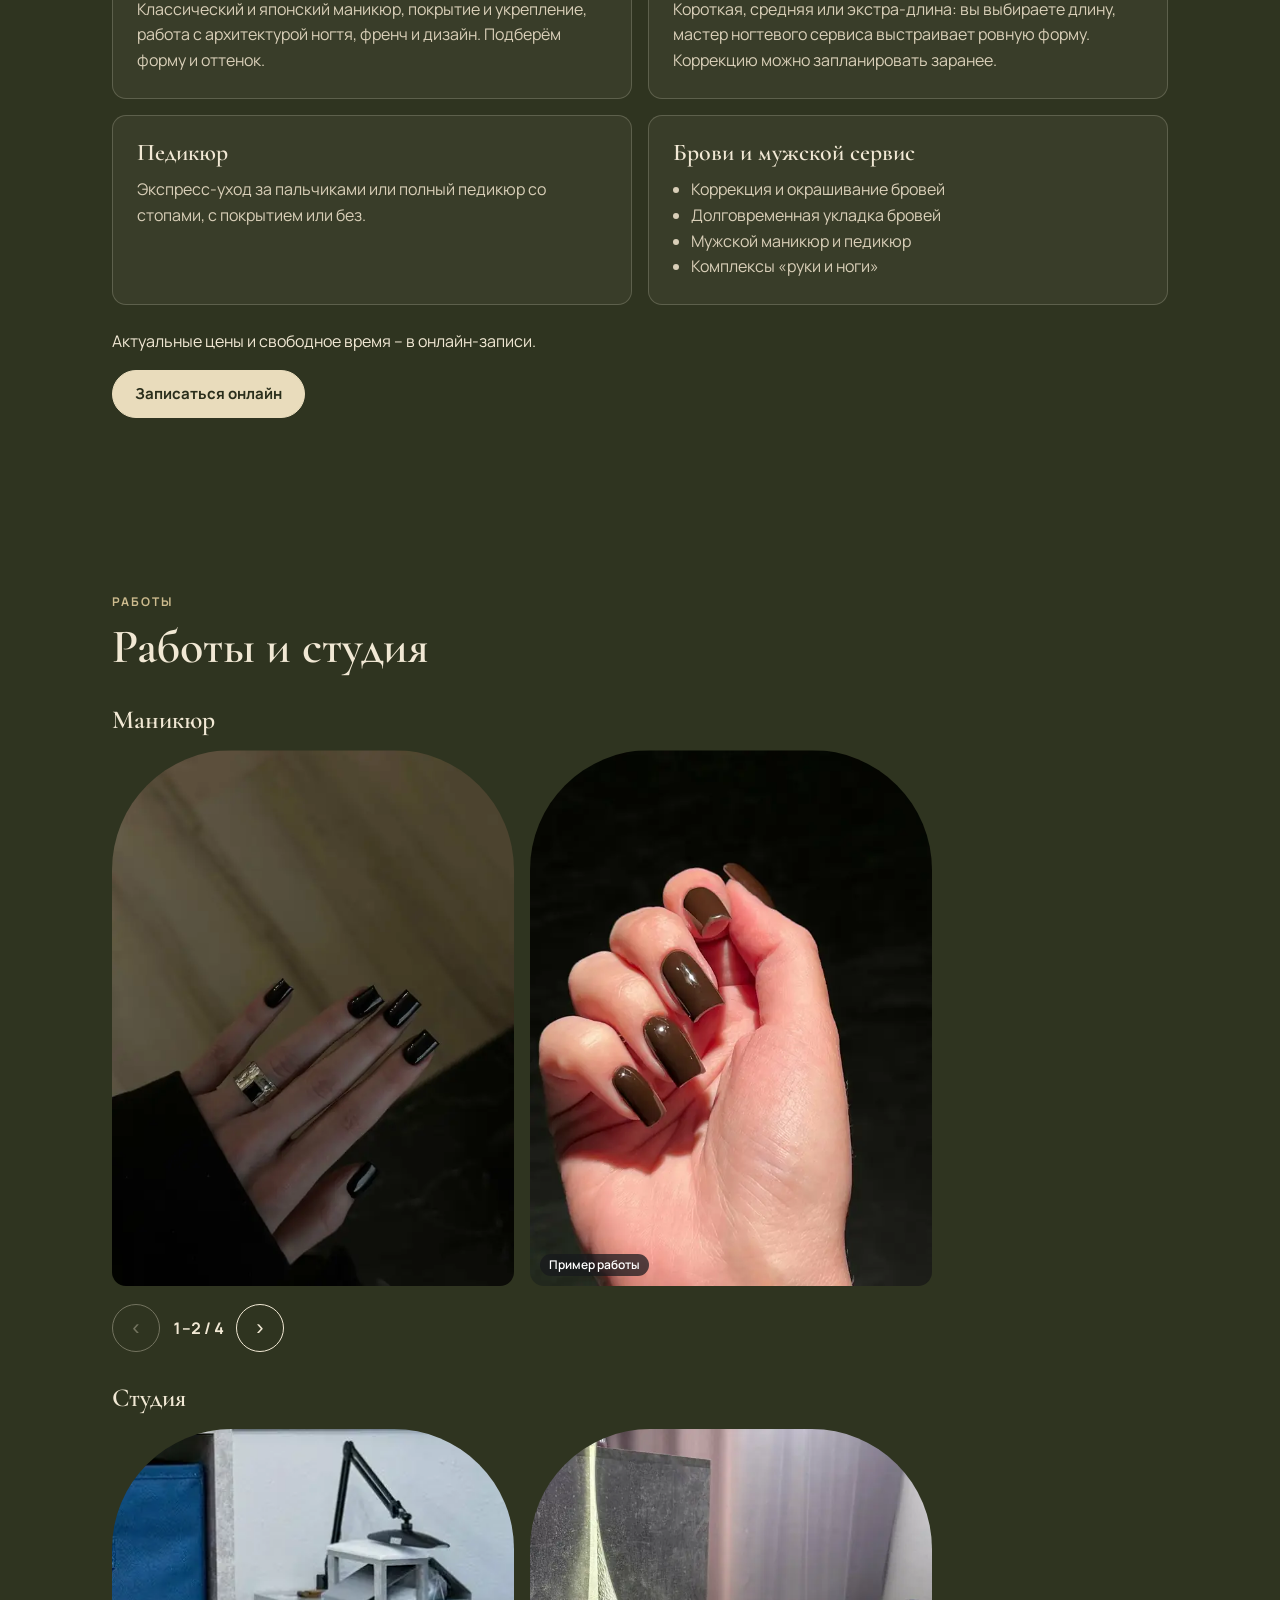
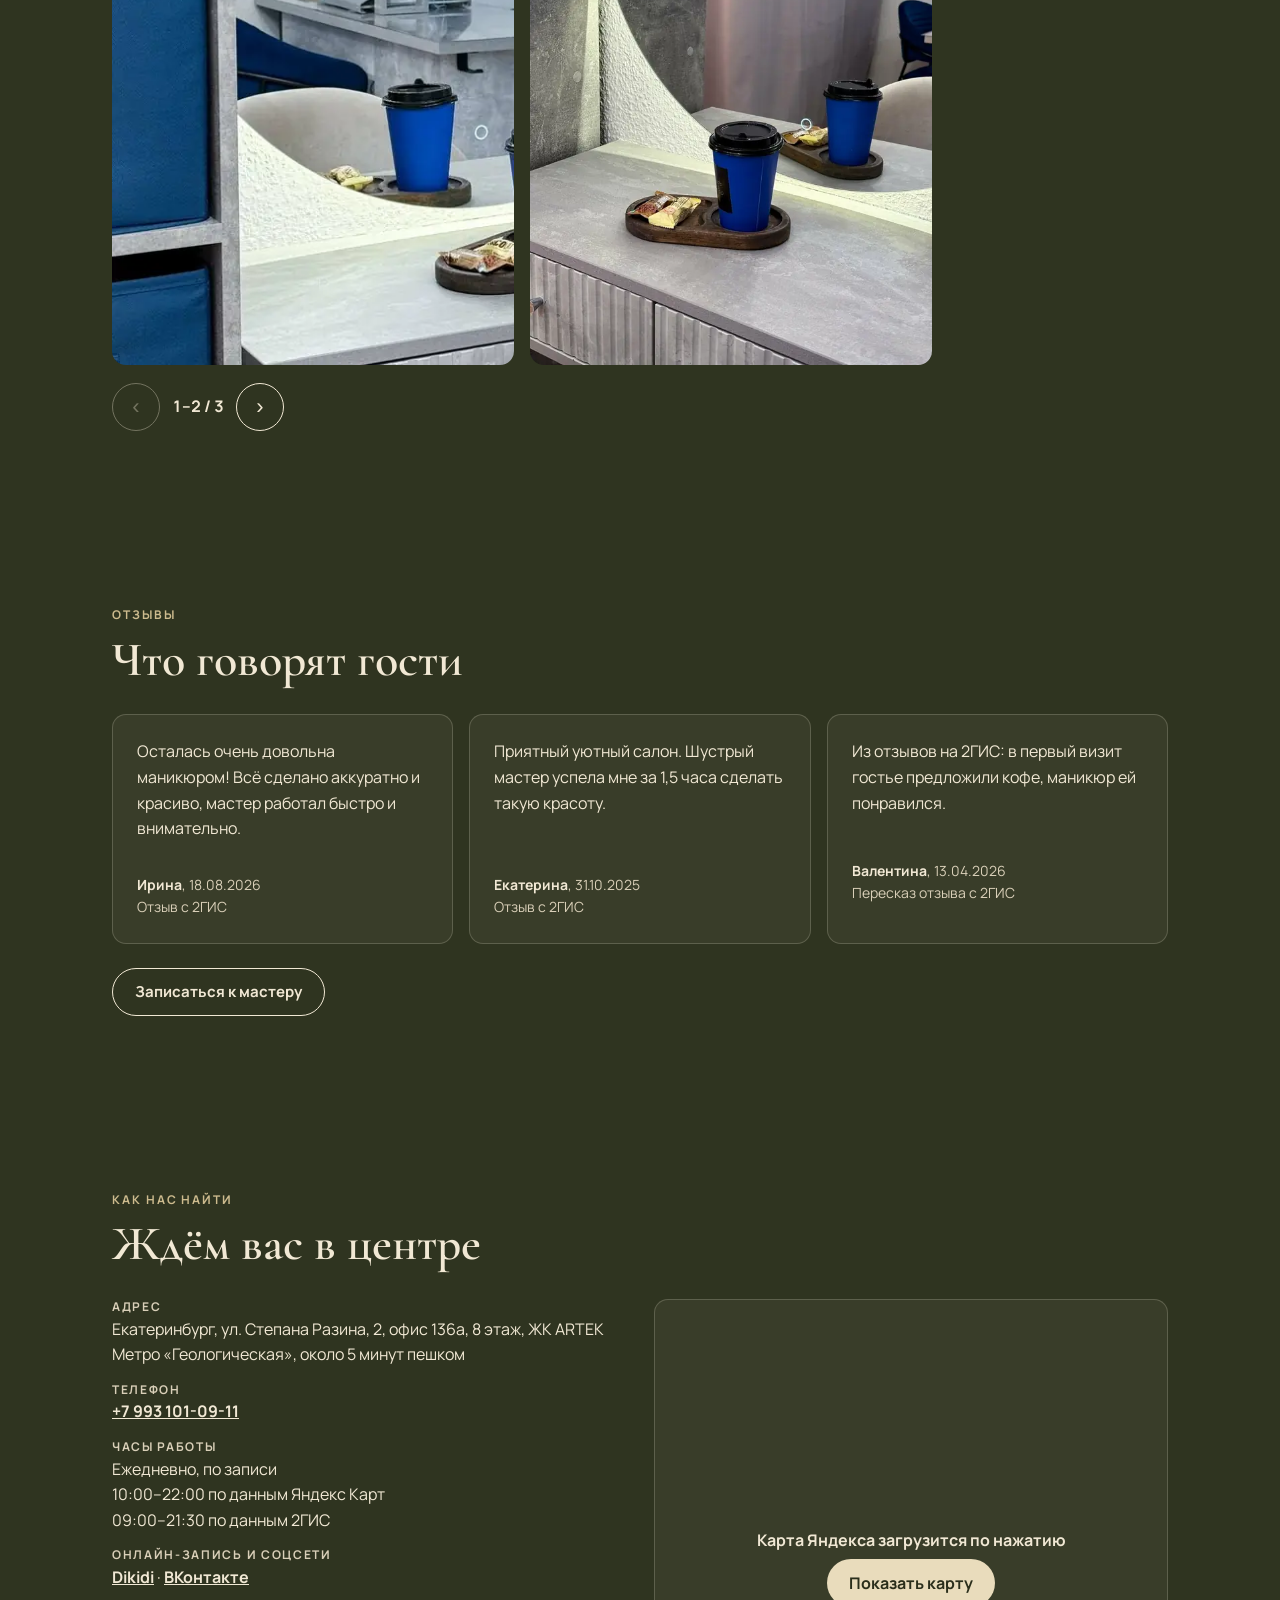
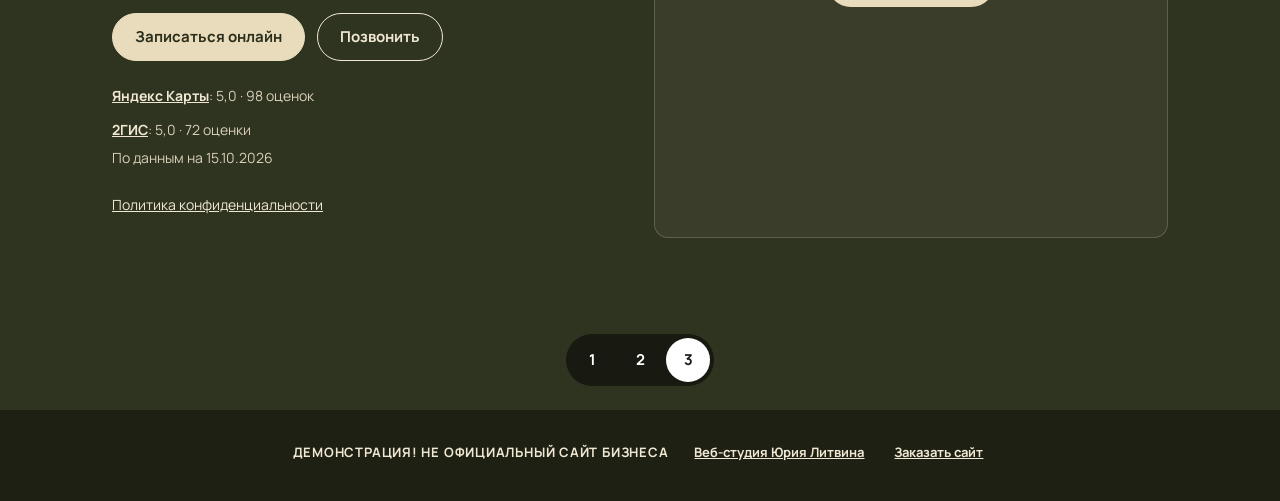
<file: v3/index.html>
<!doctype html>
<html lang="ru">
<head>
<meta charset="utf-8">
<meta name="viewport" content="width=device-width, initial-scale=1.0">
<meta name="robots" content="noindex, nofollow">
<title>ArtMe · студия маникюра и педикюра в центре Екатеринбурга</title>
<meta name="description" content="ArtMe · студия красоты ногтей в центре Екатеринбурга: маникюр, педикюр, наращивание, брови. Улица Степана Разина, 2, у метро «Геологическая». Онлайн-запись.">
<meta name="theme-color" content="#2f3420">

<link rel="icon" sizes="any" href="../logos/favicon.ico">
<link rel="icon" type="image/svg+xml" href="../logos/icon.svg">
<link rel="icon" type="image/png" sizes="32x32" href="../logos/favicon-32x32.png">
<link rel="apple-touch-icon" sizes="180x180" href="../logos/apple-touch-icon.png">
<link rel="preload" href="../fonts/manrope.woff2" as="font" type="font/woff2" crossorigin>
<link rel="preload" href="../fonts/cormorant.woff2" as="font" type="font/woff2" crossorigin>
<link rel="stylesheet" href="../css/fonts.css">
<link rel="stylesheet" href="../css/styles.css">
<link rel="stylesheet" href="../css/v3.css">
</head>
<body class="v3">
<canvas class="dust" id="dust" aria-hidden="true"></canvas><a class="skip" href="#main">К содержанию</a>
<div class="chrome" id="chrome">
<p class="demo-strip">ДЕМОНСТРАЦИЯ! НЕ ОФИЦИАЛЬНЫЙ САЙТ БИЗНЕСА</p>
<header class="hdr"><div class="wrap hdr__in">
<a class="logo" href="./" aria-label="ArtMe, на главную"><span class="logo__name">ArtMe</span><span class="logo__tag">nail beauty house</span></a>
<nav class="nav" aria-label="Разделы"><a href="#about">О студии</a><a href="#services">Услуги</a><a href="#works">Работы</a><a href="#reviews">Отзывы</a><a href="#contacts">Как нас найти</a></nav>
<a class="pill" href="https://dikidi.net/2102899" target="_blank" rel="noopener">Записаться</a>
<button class="burger" type="button" aria-expanded="false" aria-controls="menu" aria-label="Открыть меню"><span></span></button>
</div></header>
<div class="menu" id="menu" hidden>
<nav class="wrap menu__nav" aria-label="Меню"><a href="#about">О студии</a><a href="#services">Услуги</a><a href="#works">Работы</a><a href="#reviews">Отзывы</a><a href="#contacts">Как нас найти</a></nav>
<div class="wrap menu__info"><p>ул. Степана Разина, 2, офис 136а, 8 этаж<br><a href="tel:+79931010911">+7 993 101-09-11</a></p></div>
</div>
</div>
<main id="main">
<section class="hero3" aria-labelledby="h1"><div class="wrap hero3__in">
<p class="hero3__words" aria-hidden="true"><span class="w w--l">Art</span><span class="w w--r">Me</span></p>
<figure class="hero3__pic" id="h3pic"><picture><source srcset="../img/interior-02.webp" type="image/webp"><img src="../img/interior-02.jpg" width="600" height="800" alt="Синий стакан кофе и сладости на деревянном подносе у зеркала" fetchpriority="high" decoding="async"></picture></figure>
<div class="hero3__foot">
<h1 id="h1">Студия красоты ногтей в центре Екатеринбурга</h1>
<p class="hero3__addr">Степана Разина, 2, 8 этаж · м. Геологическая<br>Маникюр, педикюр, наращивание, брови</p>
<a class="btn btn--acc" href="https://dikidi.net/2102899" target="_blank" rel="noopener">Записаться онлайн</a>
</div>
</div></section>
<section class="about" aria-labelledby="about"><div class="wrap about__in" data-reveal>
<p class="eyebrow r">О студии</p>
<h2 id="about">Уютная студия на восьмом этаже</h2>
<div class="r about__text"><p class="lead">ArtMe – студия ногтевого сервиса в центре Екатеринбурга. Светлые стены, круглые зеркала с подсветкой, мягкое кресло для ожидания и кофе в синих чашках. Мастера ногтевого сервиса работают аккуратно и уточняют, какую форму и оттенок вы хотите.</p>
<ul class="bullets"><li>Аккуратная работа и внимание к вашим пожеланиям</li><li>Светло и по-домашнему уютно</li><li>Кофе для гостей</li><li>Онлайн-запись в удобное время</li></ul></div>
</div></section>
<section class="services" aria-labelledby="services"><div class="wrap">
<p class="eyebrow">Услуги</p>
<h2 id="services">Руки, ноги и брови</h2>
<div class="svc" data-reveal>
<article class="svc__card r"><h3>Маникюр</h3><p>Классический и японский маникюр, покрытие и укрепление, работа с архитектурой ногтя, френч и дизайн. Подберём форму и оттенок.</p></article>
<article class="svc__card r"><h3>Наращивание</h3><p>Короткая, средняя или экстра-длина: вы выбираете длину, мастер ногтевого сервиса выстраивает ровную форму. Коррекцию можно запланировать заранее.</p></article>
<article class="svc__card r"><h3>Педикюр</h3><p>Экспресс-уход за пальчиками или полный педикюр со стопами, с покрытием или без.</p></article>
<article class="svc__card r"><h3>Брови и мужской сервис</h3><ul class="svc__list"><li>Коррекция и окрашивание бровей</li><li>Долговременная укладка бровей</li><li>Мужской маникюр и педикюр</li><li>Комплексы «руки и ноги»</li></ul></article>
</div>
<div class="svc__note"><p>Актуальные цены и свободное время – в онлайн-записи.</p><a class="btn btn--acc" href="https://dikidi.net/2102899" target="_blank" rel="noopener">Записаться онлайн</a></div>
</div></section>
<section class="works" aria-labelledby="works"><div class="wrap">
<p class="eyebrow">Работы</p>
<h2 id="works">Работы и студия</h2>
<h3 class="subh">Маникюр</h3><div class="car-wrap" data-reveal><div class="car " data-car role="region" aria-roledescription="карусель" aria-label="Работы: маникюр" tabindex="0">
<div class="car__track"><figure class="car__slide" role="group" aria-roledescription="слайд" aria-label="1 из 4"><picture><source srcset="../img/work-01.webp" type="image/webp"><img src="../img/work-01.jpg" width="600" height="800" alt="Короткий квадрат, чёрный глянцевый гель-лак" loading="lazy" decoding="async"></picture></figure><figure class="car__slide" role="group" aria-roledescription="слайд" aria-label="2 из 4"><picture><source srcset="../img/work-03.webp" type="image/webp"><img src="../img/work-03.jpg" width="600" height="800" alt="Квадрат средней длины, шоколадный глянец" loading="lazy" decoding="async"></picture><figcaption class="ex">Пример работы</figcaption></figure><figure class="car__slide" role="group" aria-roledescription="слайд" aria-label="3 из 4"><picture><source srcset="../img/work-04.webp" type="image/webp"><img src="../img/work-04.jpg" width="600" height="800" alt="Короткий квадрат, розовое покрытие с лиловым акцентом" loading="lazy" decoding="async"></picture><figcaption class="ex">Пример работы</figcaption></figure><figure class="car__slide" role="group" aria-roledescription="слайд" aria-label="4 из 4"><picture><source srcset="../img/work-02.webp" type="image/webp"><img src="../img/work-02.jpg" width="600" height="800" alt="Миндаль, сливовый глянец" loading="lazy" decoding="async"></picture><figcaption class="ex">Пример работы</figcaption></figure></div>
<div class="car__ctrl"><button class="car__btn" type="button" data-prev aria-label="Предыдущее фото">&#8249;</button><span class="car__count" aria-live="polite">1 / 4</span><button class="car__btn" type="button" data-next aria-label="Следующее фото">&#8250;</button></div>
</div></div><h3 class="subh">Студия</h3><div class="car-wrap" data-reveal><div class="car " data-car role="region" aria-roledescription="карусель" aria-label="Фото студии" tabindex="0">
<div class="car__track"><figure class="car__slide" role="group" aria-roledescription="слайд" aria-label="1 из 3"><picture><source srcset="../img/interior-01.webp" type="image/webp"><img src="../img/interior-01.jpg" width="408" height="544" alt="Рабочее место мастера и кофе для гостей в отражении зеркала с подсветкой" loading="lazy" decoding="async"></picture></figure><figure class="car__slide" role="group" aria-roledescription="слайд" aria-label="2 из 3"><picture><source srcset="../img/interior-02.webp" type="image/webp"><img src="../img/interior-02.jpg" width="600" height="800" alt="Синий стакан кофе и сладости на деревянном подносе у зеркала" loading="lazy" decoding="async"></picture></figure><figure class="car__slide" role="group" aria-roledescription="слайд" aria-label="3 из 3"><picture><source srcset="../img/interior-03.webp" type="image/webp"><img src="../img/interior-03.jpg" width="600" height="800" alt="Кожаное кресло для ожидания и столик с кофе" loading="lazy" decoding="async"></picture></figure></div>
<div class="car__ctrl"><button class="car__btn" type="button" data-prev aria-label="Предыдущее фото">&#8249;</button><span class="car__count" aria-live="polite">1 / 3</span><button class="car__btn" type="button" data-next aria-label="Следующее фото">&#8250;</button></div>
</div></div>
</div></section>
<section class="reviews" aria-labelledby="reviews"><div class="wrap">
<p class="eyebrow">Отзывы</p>
<h2 id="reviews">Что говорят гости</h2>
<div class="rev" data-reveal>
<figure class="rev__card r"><blockquote><p>Осталась очень довольна маникюром! Всё сделано аккуратно и красиво, мастер работал быстро и внимательно.</p></blockquote><figcaption class="rev__sign"><b>Ирина</b>, 18.08.2026<br>Отзыв с 2ГИС</figcaption></figure>
<figure class="rev__card r"><blockquote><p>Приятный уютный салон. Шустрый мастер успела мне за 1,5 часа сделать такую красоту.</p></blockquote><figcaption class="rev__sign"><b>Екатерина</b>, 31.10.2025<br>Отзыв с 2ГИС</figcaption></figure>
<div class="rev__card r"><p class="rev__para">Из отзывов на 2ГИС: в первый визит гостье предложили кофе, маникюр ей понравился.</p><p class="rev__sign"><b>Валентина</b>, 13.04.2026<br>Пересказ отзыва с 2ГИС</p></div>
</div>
<p class="rev__cta"><a class="btn" href="https://dikidi.net/2102899" target="_blank" rel="noopener">Записаться к мастеру</a></p>
</div></section>
<section class="contacts-s" aria-labelledby="contacts"><div class="wrap">
<p class="eyebrow">Как нас найти</p>
<h2 id="contacts">Ждём вас в центре</h2>
<div class="contacts">
<div class="contacts__col">
<dl>
<div><dt>Адрес</dt><dd>Екатеринбург, ул. Степана Разина, 2, офис 136а, 8 этаж, ЖК ARTEK<br>Метро «Геологическая», около 5 минут пешком</dd></div>
<div><dt>Телефон</dt><dd><a href="tel:+79931010911">+7 993 101-09-11</a></dd></div>
<div><dt>Часы работы</dt><dd>Ежедневно, по записи<br>10:00–22:00 по данным Яндекс Карт<br>09:00–21:30 по данным 2ГИС</dd></div>
<div><dt>Онлайн-запись и соцсети</dt><dd><a href="https://dikidi.net/2102899" target="_blank" rel="noopener">Dikidi</a> · <a href="https://vk.ru/20nailz" target="_blank" rel="noopener">ВКонтакте</a></dd></div>
</dl>
<div class="btns" style="margin-top:22px"><a class="btn btn--acc" href="https://dikidi.net/2102899" target="_blank" rel="noopener">Записаться онлайн</a><a class="btn" href="tel:+79931010911">Позвонить</a></div>
<div class="rating"><p><a href="https://yandex.ru/maps/org/artme/223966017626/" target="_blank" rel="noopener">Яндекс Карты</a>: 5,0 · 98 оценок</p><p><a href="https://2gis.ru/ekaterinburg/firm/70000001083920875" target="_blank" rel="noopener">2ГИС</a>: 5,0 · 72 оценки</p><p>По данным на 15.10.2026</p></div>
<p class="privacy-link"><a href="../privacy/">Политика конфиденциальности</a></p>
</div>
<div class="map" data-map="https://yandex.ru/map-widget/v1/?oid=223966017626&ol=biz&z=17"><button class="map__btn" type="button">Карта Яндекса загрузится по нажатию<span>Показать карту</span></button></div>
</div>
</div></section>
</main>
<nav class="switch" aria-label="Варианты демо"><a href="../" aria-label="Вариант 1">1</a><a href="../v2/" aria-label="Вариант 2">2</a><a href="../v3/" aria-current="page" aria-label="Вариант 3">3</a></nav>
<footer class="footer"><div class="wrap"><p class="footer__row"><span class="footer__demo">ДЕМОНСТРАЦИЯ! НЕ ОФИЦИАЛЬНЫЙ САЙТ БИЗНЕСА</span><a href="https://litviniuv.ru/webstudio/">Веб-студия Юрия Литвина</a><a href="https://litviniuv.ru/webstudio/order/?c=h5xx">Заказать сайт</a></p></div></footer>
<script src="../js/main.js" defer></script>
<script src="../js/v3.js" defer></script>
</body>
</html>
</file>
<file: css/fonts.css>
/* Manrope and Cormorant Garamond, SIL OFL 1.1, see fonts/*-OFL.txt */
@font-face{font-family:"Manrope";src:url("../fonts/manrope.woff2") format("woff2");font-weight:200 800;font-style:normal;font-display:swap}
@font-face{font-family:"Cormorant Garamond";src:url("../fonts/cormorant.woff2") format("woff2");font-weight:300 700;font-style:normal;font-display:swap}
@font-face{font-family:"Cormorant Garamond";src:url("../fonts/cormorant-italic.woff2") format("woff2");font-weight:300 700;font-style:italic;font-display:swap}
</file>
<file: css/styles.css>
/* ArtMe demo · shared base (v1, v2, v3) */
:root{
  --bg:#eeede9; --ink:#17181c; --muted:#55575f; --line:#d6d4ce; --card:#f8f7f4;
  --acc:#2340b8; --acc-ink:#fff; --hdr-bg:#eeede9; --hdr-ink:#17181c; --strip-bg:#17181c; --strip-ink:#f3f1ec;
  --chrome-h:108px; --gap:16px; --wrap:1120px; --radius:14px;
  --f-body:"Manrope",system-ui,-apple-system,"Segoe UI",Arial,sans-serif;
  --f-disp:"Cormorant Garamond","Cormorant",Georgia,"Times New Roman",serif;
}
*,*::before,*::after{box-sizing:border-box}
html{-webkit-text-size-adjust:100%;text-size-adjust:100%;scroll-behavior:smooth;scroll-padding-top:calc(var(--chrome-h) + 16px)}
@media (min-width:960px){html{scroll-padding-top:calc(var(--chrome-h) + 32px)}}
@media (prefers-reduced-motion:reduce){html{scroll-behavior:auto}*,*::before,*::after{animation-duration:.01ms!important;animation-iteration-count:1!important;transition-duration:.01ms!important}}
body{margin:0;background:var(--bg);color:var(--ink);font:400 16px/1.6 var(--f-body);overflow-x:hidden;overflow-wrap:break-word}
img{max-width:100%;display:block;height:auto}
a{color:inherit}
:focus-visible{outline:3px solid var(--acc);outline-offset:3px;border-radius:4px}
h1,h2,h3{font-family:var(--f-disp);font-weight:600;line-height:1.08;margin:0 0 .5em;hyphens:manual;-webkit-hyphens:manual;overflow-wrap:normal;word-break:normal}
h1{font-size:clamp(34px,7.4vw,64px);letter-spacing:-.01em}
h2{font-size:clamp(30px,5.4vw,48px)}
h3{font-size:24px}
p{margin:0 0 1em}
.wrap{width:100%;max-width:var(--wrap);margin:0 auto;padding:0 20px}
@media (min-width:768px){.wrap{padding:0 32px}}
.vh{position:absolute!important;width:1px;height:1px;overflow:hidden;clip:rect(0 0 0 0);white-space:nowrap}
.skip{position:absolute;left:8px;top:-60px;z-index:100;background:var(--ink);color:#fff;padding:10px 14px;border-radius:8px}
.skip:focus{top:8px}

/* chrome: strip + header, sticky, solid */
.chrome{position:sticky;top:0;z-index:50}
.chrome.is-fixed{position:fixed;left:0;right:0}
.demo-strip{margin:0;background:var(--strip-bg);color:var(--strip-ink);font:600 11px/1.3 var(--f-body);letter-spacing:.08em;text-align:center;padding:6px 10px;text-transform:uppercase}
.hdr{background:var(--hdr-bg);color:var(--hdr-ink);border-bottom:1px solid var(--line)}
.hdr__in{display:flex;align-items:center;gap:12px;min-height:68px}
.logo{display:flex;flex-direction:column;justify-content:center;text-decoration:none;flex:0 0 auto;margin-right:auto;line-height:1;white-space:nowrap;padding:4px 0}
.logo__name{font:600 30px/1 var(--f-disp);letter-spacing:.01em}
.logo__tag{font:500 10.5px/1.2 var(--f-body);letter-spacing:.18em;text-transform:uppercase;opacity:.75;margin-top:4px}
@media (max-width:399.98px){.logo__tag{display:none}.logo__name{font-size:28px}}
.nav{display:none}
.nav a{text-decoration:none;font-weight:600;font-size:15px;padding:12px 10px;border-radius:8px}
.nav a:hover{color:var(--acc)}
.pill{display:inline-flex;align-items:center;justify-content:center;min-height:46px;padding:0 20px;border-radius:999px;background:var(--acc);color:var(--acc-ink);font-weight:700;font-size:15px;text-decoration:none;white-space:nowrap;flex:0 0 auto}
.pill:hover{filter:brightness(1.08)}
.burger{flex:0 0 auto;width:46px;height:46px;border:1px solid currentColor;border-radius:12px;background:transparent;color:inherit;display:grid;place-items:center;cursor:pointer;padding:0}
.burger span,.burger span::before,.burger span::after{display:block;width:20px;height:2px;background:currentColor;position:relative;transition:transform .2s}
.burger span::before,.burger span::after{content:"";position:absolute;left:0}
.burger span::before{top:-6px}.burger span::after{top:6px}
.burger[aria-expanded="true"] span{background:transparent}
.burger[aria-expanded="true"] span::before{transform:translateY(6px) rotate(45deg)}
.burger[aria-expanded="true"] span::after{transform:translateY(-6px) rotate(-45deg)}
@media (max-width:359.98px){.pill{padding:0 14px}.hdr__in{gap:8px}}
@media (min-width:960px){.nav{display:flex;gap:2px;margin:0 auto}.burger{display:none}.logo{margin-right:0}}
.menu{position:fixed;left:0;right:0;top:var(--chrome-h);height:calc(100dvh - var(--chrome-h));overflow-y:auto;overscroll-behavior:contain;background:var(--hdr-bg);color:var(--hdr-ink);z-index:49;padding:12px 0 24px;display:flex;flex-direction:column}
.menu[hidden]{display:none}
.menu__nav a{display:flex;align-items:center;min-height:52px;font:600 24px/1.2 var(--f-disp);text-decoration:none;border-bottom:1px solid var(--line)}
.menu__info{margin-top:auto;padding-top:24px;font-size:15px;color:inherit;opacity:.85}
.menu__info a{display:inline-flex;align-items:center;min-height:44px;font-weight:700}
@media (min-width:960px){.menu{display:none!important}}

/* sections */
section{padding:56px 0}
@media (min-width:960px){section{padding:88px 0}}
.eyebrow{font:700 12px/1.3 var(--f-body);letter-spacing:.16em;text-transform:uppercase;color:var(--acc);margin:0 0 12px}
.lead{font-size:17px;color:var(--muted);max-width:60ch}
.btn{display:inline-flex;align-items:center;justify-content:center;min-height:48px;padding:0 22px;border-radius:999px;font-weight:700;text-decoration:none;border:1.5px solid currentColor;background:transparent;color:inherit;cursor:pointer;font-size:15px}
.btn--acc{background:var(--acc);color:var(--acc-ink);border-color:var(--acc)}
.btns{display:flex;flex-wrap:wrap;gap:12px}
.bullets{list-style:none;padding:0;margin:20px 0 0;display:grid;gap:10px}
.bullets li{padding-left:22px;position:relative}
.bullets li::before{content:"";position:absolute;left:0;top:.62em;width:10px;height:2px;background:var(--acc)}
.svc{display:grid;gap:var(--gap);grid-template-columns:1fr;margin-top:28px}
@media (min-width:640px){.svc{grid-template-columns:1fr 1fr}}
.svc__card{background:var(--card);border:1px solid var(--line);border-radius:var(--radius);padding:24px;display:flex;flex-direction:column}
.svc__card p{margin:0;color:var(--muted)}
.svc__list{margin:0;padding-left:18px;color:var(--muted)}
.svc__note{margin-top:24px}
.rev{display:grid;gap:var(--gap);grid-template-columns:1fr;margin-top:28px;align-items:stretch}
@media (min-width:768px){.rev{grid-template-columns:repeat(3,1fr)}}
.rev__card{background:var(--card);border:1px solid var(--line);border-radius:var(--radius);padding:24px;margin:0;display:flex;flex-direction:column;height:100%}
.rev__card blockquote{margin:0 0 16px;font-size:16px}
.rev__card .rev__para{margin:0 0 16px}
.rev__sign{margin-top:auto;font-size:14px;color:var(--muted)}
.rev__sign b{color:var(--ink);font-weight:700}
.contacts{display:grid;gap:28px;grid-template-columns:1fr;margin-top:28px}
@media (min-width:960px){.contacts{grid-template-columns:1fr 1fr;align-items:stretch}}
.contacts dl{margin:0;display:grid;gap:14px}
.contacts dt{font:700 12px/1.3 var(--f-body);letter-spacing:.14em;text-transform:uppercase;color:var(--muted)}
.contacts dd{margin:2px 0 0}
.contacts dd a{font-weight:700}
.rating{font-size:14px;color:var(--muted);margin-top:18px}
.rating a{font-weight:700;color:var(--ink);display:inline-block;padding:6px 0}
.rating p{margin:0}
.privacy-link{font-size:14px;margin-top:16px}
.privacy-link a{display:inline-block;padding:8px 0}
.map{position:relative;border-radius:var(--radius);overflow:hidden;background:var(--card);border:1px solid var(--line);aspect-ratio:4/3;width:100%}
@media (min-width:960px){.map{aspect-ratio:auto;height:100%;min-height:380px}}
.map__btn{position:absolute;inset:0;width:100%;height:100%;border:0;background:transparent;color:inherit;font:700 16px/1.3 var(--f-body);cursor:pointer;display:flex;flex-direction:column;align-items:center;justify-content:center;gap:8px;padding:16px}
.map__btn span{display:inline-flex;min-height:48px;align-items:center;padding:0 22px;border-radius:999px;background:var(--acc);color:var(--acc-ink)}
.map iframe{position:absolute;inset:0;width:100%;height:100%;border:0}

/* galleries */
.subh{font:600 26px/1.1 var(--f-disp);margin:32px 0 16px}
.car{position:relative;outline-offset:6px}
.car__track{display:flex;gap:var(--gap);overflow-x:auto;scroll-snap-type:x mandatory;scroll-behavior:smooth;-webkit-overflow-scrolling:touch;scrollbar-width:none;overscroll-behavior-x:contain;padding-bottom:4px}
.car__track::-webkit-scrollbar{display:none}
.car__slide{flex:0 0 78%;scroll-snap-align:start;margin:0;aspect-ratio:3/4;border-radius:var(--radius);overflow:hidden;position:relative}
@media (min-width:600px){.car__slide{flex-basis:calc((100% - var(--gap))/2)}}
.car__slide img{width:100%;height:100%;object-fit:cover}
.car__ctrl{display:flex;align-items:center;gap:12px;margin-top:14px}
.car__btn{width:48px;height:48px;border-radius:50%;border:1.5px solid currentColor;background:transparent;color:inherit;font-size:22px;line-height:1;cursor:pointer;display:grid;place-items:center}
.car__btn:disabled{opacity:.35;cursor:default}
.car__count{font-weight:700;font-variant-numeric:tabular-nums;min-width:4ch;text-align:center}

/* reveal: parent observed, JS adds .is-in; no JS = visible */
.js [data-reveal]>.r{opacity:0;transform:translateY(18px);transition:opacity .7s ease,transform .7s ease}
.js [data-reveal].is-in>.r{opacity:1;transform:none}
.js [data-reveal].is-in>.r:nth-child(2){transition-delay:.08s}
.js [data-reveal].is-in>.r:nth-child(3){transition-delay:.16s}
.js [data-reveal].is-in>.r:nth-child(4){transition-delay:.24s}
.paused *,.paused *::before,.paused *::after{animation-play-state:paused!important}

/* footer: exactly three parts */
.footer{padding:22px 0 84px;font-size:13px}
.footer__row{display:flex;flex-wrap:wrap;justify-content:center;align-items:center;gap:6px 22px;margin:0 auto;text-align:center}
.footer__row a{display:inline-block;padding:10px 4px;font-weight:700}
.footer__demo{letter-spacing:.06em;font-weight:700}

/* variant switcher */
.switch{position:fixed;left:12px;bottom:12px;z-index:60;display:flex;gap:4px;padding:4px;border-radius:999px;background:rgba(23,24,28,.88);transition:transform .25s,opacity .25s}
.switch a{width:44px;height:44px;display:grid;place-items:center;border-radius:50%;color:#fff;text-decoration:none;font-weight:700;font-size:15px}
.switch a[aria-current="page"]{background:#fff;color:#17181c}
.switch.away{transform:translateY(calc(100% + 20px));opacity:0;pointer-events:none}

/* utility pages */
.util{min-height:100vh;min-height:100dvh;display:flex;flex-direction:column}
.util main{flex:1;display:flex;align-items:center}
.util main .wrap{padding-top:48px;padding-bottom:48px}
/* «Пример работы» label (law-note Y2) */
.gal__item,.car__slide,.lq-card{position:relative}
.ex{position:absolute;left:10px;bottom:10px;z-index:2;margin:0;padding:3px 9px;border-radius:999px;background:rgba(23,24,28,.72);color:#fff;font:600 12px/1.4 var(--f-body);pointer-events:none}
/* switcher in flow above the footer: never covers content (QA polish) */
.switch{position:static;width:max-content;margin:8px auto 24px;transform:none}
.switch.away{transform:none;opacity:1;pointer-events:auto}
.footer{padding-bottom:28px}
</file>
<file: css/v1.css>
/* v1 · local site: calm grey studio, cobalt accent from the guest cups */
.hero1{padding:28px 0 48px}
.hero1__in{display:grid;gap:28px;align-items:center}
.hero1__pic{margin:0 auto;width:min(100%,420px);border-radius:22px;overflow:hidden;box-shadow:0 18px 40px rgba(23,24,28,.14)}
.hero1__pic img{width:100%;aspect-ratio:3/4;object-fit:cover}
@media (min-width:960px){.hero1{padding:56px 0 72px}.hero1__in{grid-template-columns:1.15fr .85fr;gap:56px}.hero1__pic{width:100%;max-width:440px}}
.about{background:var(--card);border-block:1px solid var(--line)}
@media (min-width:960px){.about__in{display:grid;grid-template-columns:1fr 1.2fr;column-gap:56px}.about__in .eyebrow,.about__in h2{grid-column:1}.about__text{grid-column:2;grid-row:1/span 2}}
.gal{display:grid;gap:12px;grid-template-columns:1fr 1fr}
@media (min-width:768px){.gal--works{grid-template-columns:repeat(4,1fr)}.gal--rooms{grid-template-columns:repeat(3,1fr)}}
.gal__item{margin:0;border-radius:var(--radius);overflow:hidden;aspect-ratio:3/4}
.gal__item img{width:100%;height:100%;object-fit:cover}
.gal--rooms .gal__item:last-child:nth-child(odd){grid-column:1/-1;aspect-ratio:4/3}
@media (min-width:768px){.gal--rooms .gal__item:last-child:nth-child(odd){grid-column:auto;aspect-ratio:3/4}}
.reviews{background:var(--card);border-block:1px solid var(--line)}
.reviews .rev__card{background:var(--bg)}
.rev__cta{margin:24px 0 0}
.footer{background:var(--ink);color:#f3f1ec}
</file>
<file: css/v2.css>
/* v2 · exp_prompts #3 «Work rises from lacquer»: drawn wine-to-powder lacquer canvas behind the whole page */
.v2{--bg:#3a0c22;--ink:#fbeff2;--muted:#ecd3da;--line:rgba(255,230,236,.22);--card:rgba(48,8,26,.58);--acc:#f4d6dc;--acc-ink:#3a0c22;--hdr-bg:#2c0819;--hdr-ink:#fbeff2;--strip-bg:#16040c;--strip-ink:#fbeff2}
.v2 body,.v2{background:#3a0c22}
.lacquer{position:fixed;inset:0;z-index:-1;pointer-events:none;
  background:
   radial-gradient(120% 60% at 20% 8%,rgba(120,18,58,.85),transparent 60%),
   radial-gradient(90% 50% at 85% 30%,rgba(92,14,46,.9),transparent 65%),
   radial-gradient(140% 70% at 50% 120%,rgba(236,196,200,.95),transparent 62%),
   linear-gradient(180deg,#2a0716 0%,#4a1030 38%,#7a3150 66%,#c68e9a 88%,#ecd0cf 100%)}
.lacquer::after{content:"";position:absolute;inset:-20%;background:radial-gradient(40% 18% at 50% 50%,rgba(255,255,255,.10),transparent 70%);animation:lq-sheen 14s ease-in-out infinite alternate}
@keyframes lq-sheen{from{transform:translate(-18%,-6%)}to{transform:translate(18%,10%)}}
.v2 .hdr{border-bottom-color:rgba(255,230,236,.16)}
.v2 .eyebrow{color:#f6c9d3}
.v2 .btn--ghost{color:#fbeff2}
.hero2{padding:28px 0 56px;min-height:calc(100svh - var(--chrome-h));display:flex;align-items:center}
.hero2__in{display:grid;gap:28px;align-items:center}
.hero2__text{position:relative;z-index:2}
.hero2__line{font-size:17px;color:var(--muted);max-width:46ch}
.hero2__stage{position:relative;justify-self:center;width:min(68vw,300px);perspective:900px}
.lq-card{position:relative;transform-style:preserve-3d;transition:transform .25s ease-out;will-change:transform}
.lq-card__img{position:relative;aspect-ratio:3/4;border-radius:18px 18px 40% 40%/18px 18px 9% 9%;overflow:hidden;box-shadow:0 30px 60px rgba(20,0,10,.45);-webkit-mask-image:linear-gradient(180deg,#000 82%,rgba(0,0,0,.25) 100%);mask-image:linear-gradient(180deg,#000 82%,rgba(0,0,0,.25) 100%)}
.lq-card__img img{width:100%;height:100%;object-fit:cover}
.lq-card__shine{position:absolute;inset:0;background:radial-gradient(40% 30% at var(--hx,30%) var(--hy,20%),rgba(255,255,255,.35),transparent 70%);mix-blend-mode:soft-light;pointer-events:none}
.lq-ring{position:absolute;left:var(--rx,50%);top:var(--ry,50%);width:20px;height:20px;margin:-10px 0 0 -10px;border:2px solid rgba(255,240,244,.8);border-radius:50%;opacity:0;pointer-events:none}
.lq-ring.go{animation:lq-ring .7s ease-out}
@keyframes lq-ring{from{opacity:1;transform:scale(1)}to{opacity:0;transform:scale(9)}}
.lq-reflect{height:70px;overflow:hidden;margin-top:6px;opacity:.28;filter:blur(5px);transform:scaleY(-1);-webkit-mask-image:linear-gradient(0deg,#000,transparent);mask-image:linear-gradient(0deg,#000,transparent);border-radius:40%/20%}
.lq-reflect img{width:100%;aspect-ratio:3/4;object-fit:cover;object-position:bottom}
.hero2__cap{margin:6px 0 0;text-align:center;font:italic 500 20px/1.2 var(--f-disp);color:#fbeff2}
.js .lq-rise{opacity:0;transform:translateY(60px)}
.lq-card,.lq-reflect{transition:opacity 1.1s ease,transform 1.1s cubic-bezier(.2,.8,.2,1)}
@media (min-width:960px){.hero2__in{grid-template-columns:1.1fr .9fr;gap:56px}.hero2__stage{width:340px;justify-self:end;margin-right:24px}.hero2__cap{text-align:right}}
/* sections sit on the lacquer: text in translucent lacquer drops, no full-page plaque */
.v2 .about__in,.v2 .services .wrap,.v2 .works .wrap,.v2 .reviews .wrap,.v2 .contacts-s .wrap{position:relative}
.v2 .about__in,.v2 .contacts-s .wrap,.v2 .services .wrap,.v2 .reviews .wrap,.v2 .works .wrap{background:rgba(40,6,22,.5);-webkit-backdrop-filter:blur(10px);backdrop-filter:blur(10px);border:1px solid rgba(255,230,236,.14);border-radius:28px;padding-top:32px;padding-bottom:32px;max-width:calc(var(--wrap) - 0px);width:calc(100% - 24px)}
@media (min-width:960px){.v2 .about__in,.v2 .contacts-s .wrap,.v2 .services .wrap,.v2 .reviews .wrap,.v2 .works .wrap{padding:48px 48px}}
.v2 section:not(.hero2){padding:20px 0}
@media (min-width:960px){.v2 section:not(.hero2){padding:32px 0}.v2 .about__in{display:grid;grid-template-columns:1fr 1.2fr;column-gap:48px}.v2 .about__in .eyebrow,.v2 .about__in h2{grid-column:1}.v2 .about__text{grid-column:2;grid-row:1/span 2}}
.v2 .svc__card,.v2 .rev__card{background:rgba(255,235,240,.07)}
.v2 .rev__sign b{color:#fff}
.v2 .rating a{color:#fff}
.v2 .rev__cta{margin:24px 0 0}
.v2 .map{background:rgba(255,235,240,.06)}
/* carousel slides: 3:4 lacquer cards with soft edge and weak reflection */
.v2 .car__slide{overflow:visible;border-radius:16px;aspect-ratio:auto}
.v2 .car__slide picture{display:block;aspect-ratio:3/4;border-radius:16px 16px 34% 34%/16px 16px 8% 8%;overflow:hidden;-webkit-mask-image:linear-gradient(180deg,#000 84%,rgba(0,0,0,.3));mask-image:linear-gradient(180deg,#000 84%,rgba(0,0,0,.3));box-shadow:0 20px 40px rgba(20,0,10,.4)}
.v2 .car__slide::after{content:"";display:block;height:28px;margin-top:4px;background:inherit;border-radius:50%;background:radial-gradient(50% 50% at 50% 0,rgba(255,230,236,.22),transparent 70%)}
.js .v2 .car-wrap .car__slide picture{transform:translateY(40px);opacity:0;transition:transform .9s cubic-bezier(.2,.8,.2,1),opacity .9s}
.js .v2 .car-wrap.is-in .car__slide picture{transform:none;opacity:1}
.js .v2 .car-wrap.is-in .car__slide:nth-child(2) picture{transition-delay:.1s}
.js .v2 .car-wrap.is-in .car__slide:nth-child(3) picture{transition-delay:.2s}
.js .v2 .car-wrap.is-in .car__slide:nth-child(4) picture{transition-delay:.3s}
.v2 .car__btn{color:#fbeff2}
.v2 .footer{background:rgba(22,4,12,.92);color:#fbeff2}
.v2 .switch{background:rgba(22,4,12,.9)}
@media (prefers-reduced-motion:reduce){.lacquer::after{animation:none}.js .lq-rise{opacity:1;transform:none}}
</file>
<file: css/v3.css>
/* v3 · exp_prompts #9 «Place between two words»: deep olive and warm paper, Art | photo | Me */
.v3{--bg:#2f3420;--ink:#f1e8d4;--muted:#d9cfb8;--line:rgba(241,232,212,.2);--card:#373d27;--acc:#e9dcbc;--acc-ink:#2a2e1b;--hdr-bg:#262a19;--hdr-ink:#f1e8d4;--strip-bg:#161810;--strip-ink:#f1e8d4}
.v3{background:radial-gradient(120% 80% at 50% 0,#3a4029 0,#2f3420 55%,#282c1b 100%) fixed #2f3420}
.v3 .eyebrow{color:#cdbb8e}
.dust{position:fixed;inset:0;width:100%;height:100%;pointer-events:none;z-index:40}
.hero3{padding:20px 0 48px;min-height:calc(100svh - var(--chrome-h))}
.hero3__in{display:grid;grid-template-columns:1fr;justify-items:center;text-align:center;gap:10px}
.hero3__words{display:contents}
.w{font:500 clamp(68px,22vw,96px)/.9 var(--f-disp);letter-spacing:-.01em;color:#f1e8d4;display:block}
.w--l{order:1}.hero3__pic{order:2}.w--r{order:3}.hero3__foot{order:4}
.hero3__pic{margin:6px 0;width:min(62vw,300px);aspect-ratio:3/4;border-radius:180px 180px 16px 16px;overflow:hidden;box-shadow:0 30px 60px rgba(0,0,0,.35);transition:transform .3s ease-out}
.hero3__pic img{width:100%;height:100%;object-fit:cover}
.hero3__foot{margin-top:14px;max-width:640px}
.hero3__foot h1{font-size:clamp(26px,6.4vw,40px);font-weight:500}
.hero3__addr{color:var(--muted);font-size:15px}
/* entrance: photo opens bottom to top, letters move toward each other and lose blur */
.js .v3 .hero3__pic{clip-path:inset(100% 0 0 0)}
.js .v3 .w{color:rgba(241,232,212,0);text-shadow:0 0 14px rgba(241,232,212,.85);opacity:0}
.js .v3 .w--l{transform:translateX(-30px)}.js .v3 .w--r{transform:translateX(30px)}
.v3 .hero3__pic{transition:clip-path 1.3s cubic-bezier(.2,.8,.2,1),transform .3s ease-out}
.v3 .w{transition:color 1.2s ease,text-shadow 1.2s ease,opacity 1.2s ease,transform 1.4s cubic-bezier(.2,.8,.2,1)}
.js .v3.h3-in .hero3__pic{clip-path:inset(0 0 0 0)}
.js .v3.h3-in .w{color:#f1e8d4;text-shadow:0 0 0 rgba(241,232,212,0);opacity:1;transform:none}
@media (min-width:960px){
  .hero3__in{grid-template-columns:1fr auto 1fr;align-items:center;column-gap:40px}
  .w{font-size:clamp(110px,11vw,170px)}
  .w--l{order:1;justify-self:end}.hero3__pic{order:2;width:min(30vw,360px)}.w--r{order:3;justify-self:start}
  .hero3__foot{grid-column:1/-1}
  .js .v3 .w--l{transform:translateX(-80px)}.js .v3 .w--r{transform:translateX(80px)}
}
.v3 .about{border-top:1px solid var(--line)}
@media (min-width:960px){.v3 .about__in{display:grid;grid-template-columns:1fr 1.2fr;column-gap:56px}.v3 .about__in .eyebrow,.v3 .about__in h2{grid-column:1}.v3 .about__text{grid-column:2;grid-row:1/span 2}}
.v3 .svc__card,.v3 .rev__card{background:rgba(241,232,212,.05)}
.v3 .rev__sign b,.v3 .rating a{color:#f1e8d4}
.v3 .rev__cta{margin:24px 0 0}
.v3 .map{background:rgba(241,232,212,.05)}
.v3 .car{max-width:820px}
.v3 .car__slide{border-radius:120px 120px 14px 14px}
.js .v3 .car-wrap .car__slide{clip-path:inset(100% 0 0 0);transition:clip-path 1.1s cubic-bezier(.2,.8,.2,1)}
.js .v3 .car-wrap.is-in .car__slide{clip-path:inset(0 0 0 0)}
.js .v3 .car-wrap.is-in .car__slide:nth-child(2){transition-delay:.12s}
.js .v3 .car-wrap.is-in .car__slide:nth-child(3){transition-delay:.24s}
.js .v3 .car-wrap.is-in .car__slide:nth-child(4){transition-delay:.36s}
.v3 .footer{background:#1d2013;color:#f1e8d4}
.v3 .switch{background:rgba(22,24,16,.92)}
@media (prefers-reduced-motion:reduce){.js .v3 .hero3__pic{clip-path:none}.js .v3 .w{color:#f1e8d4;text-shadow:none;opacity:1;transform:none}.js .v3 .car-wrap .car__slide{clip-path:none}.dust{display:none}}
</file>
